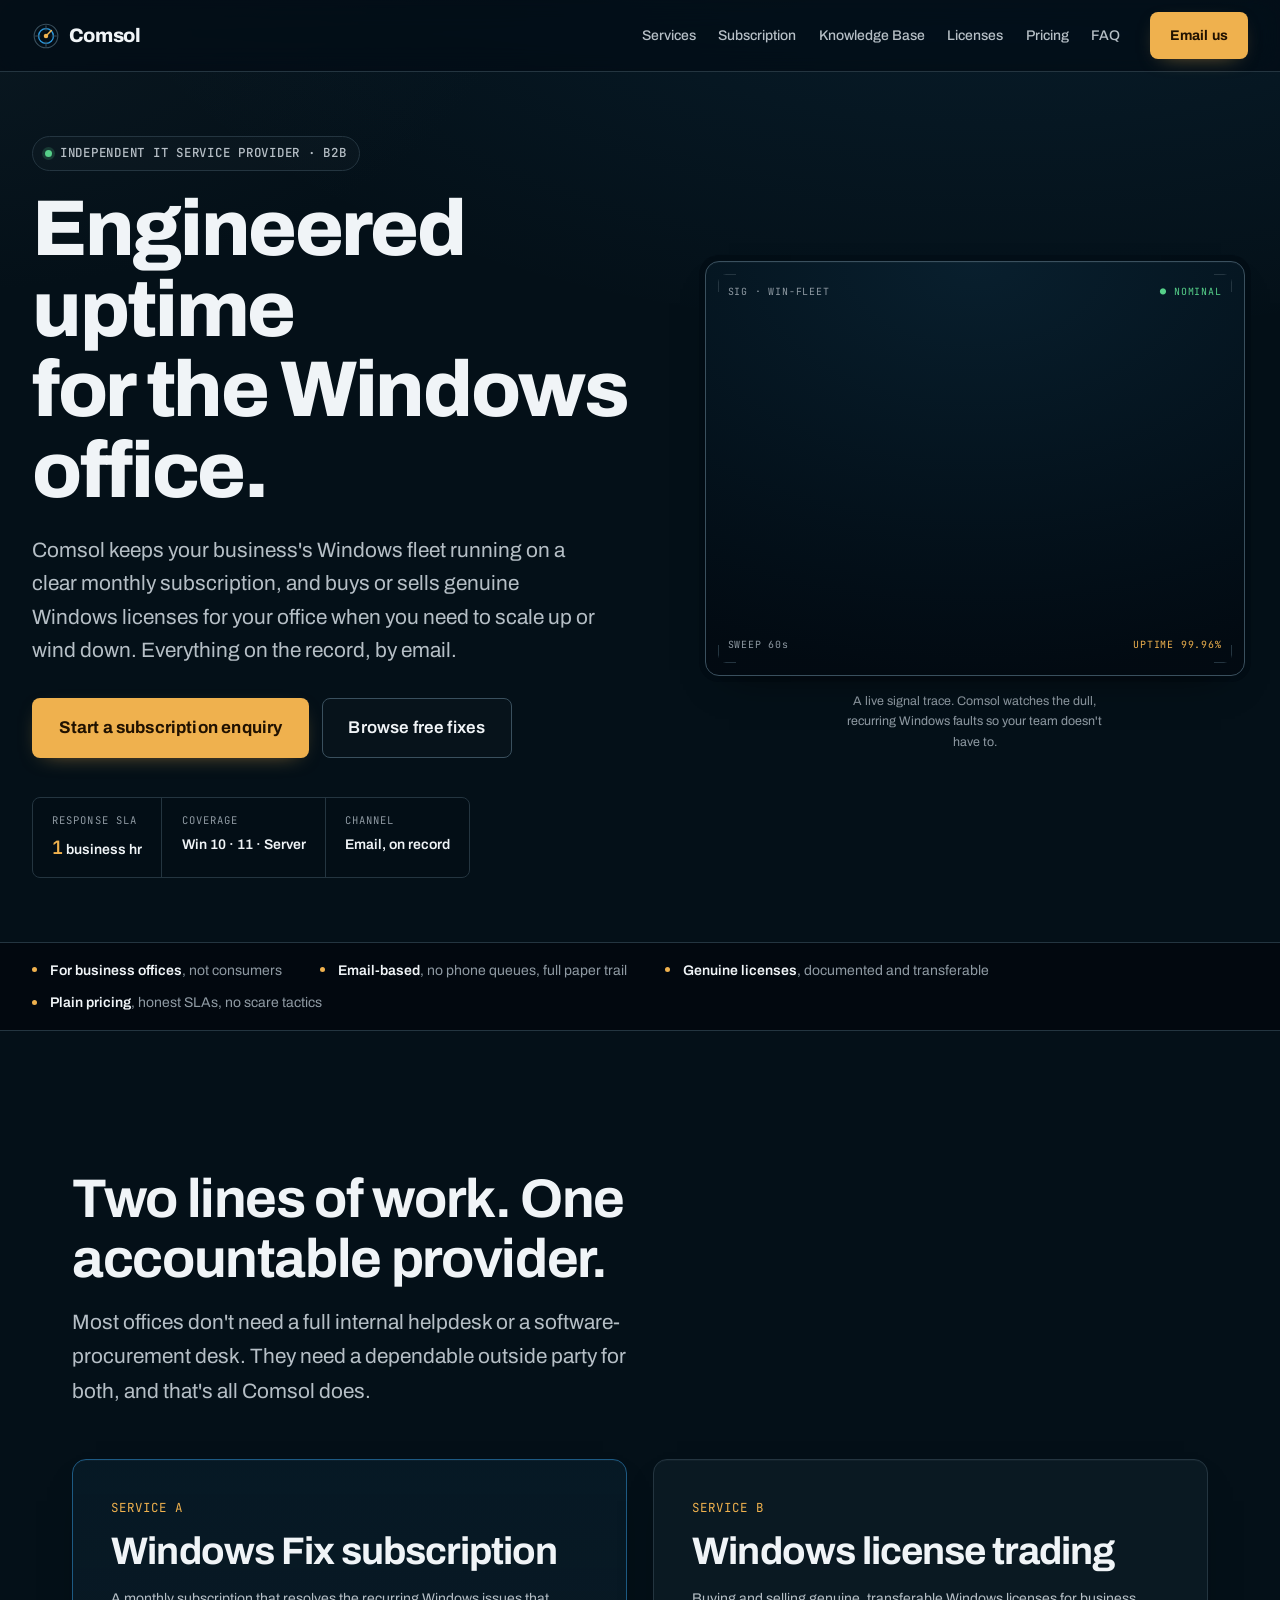
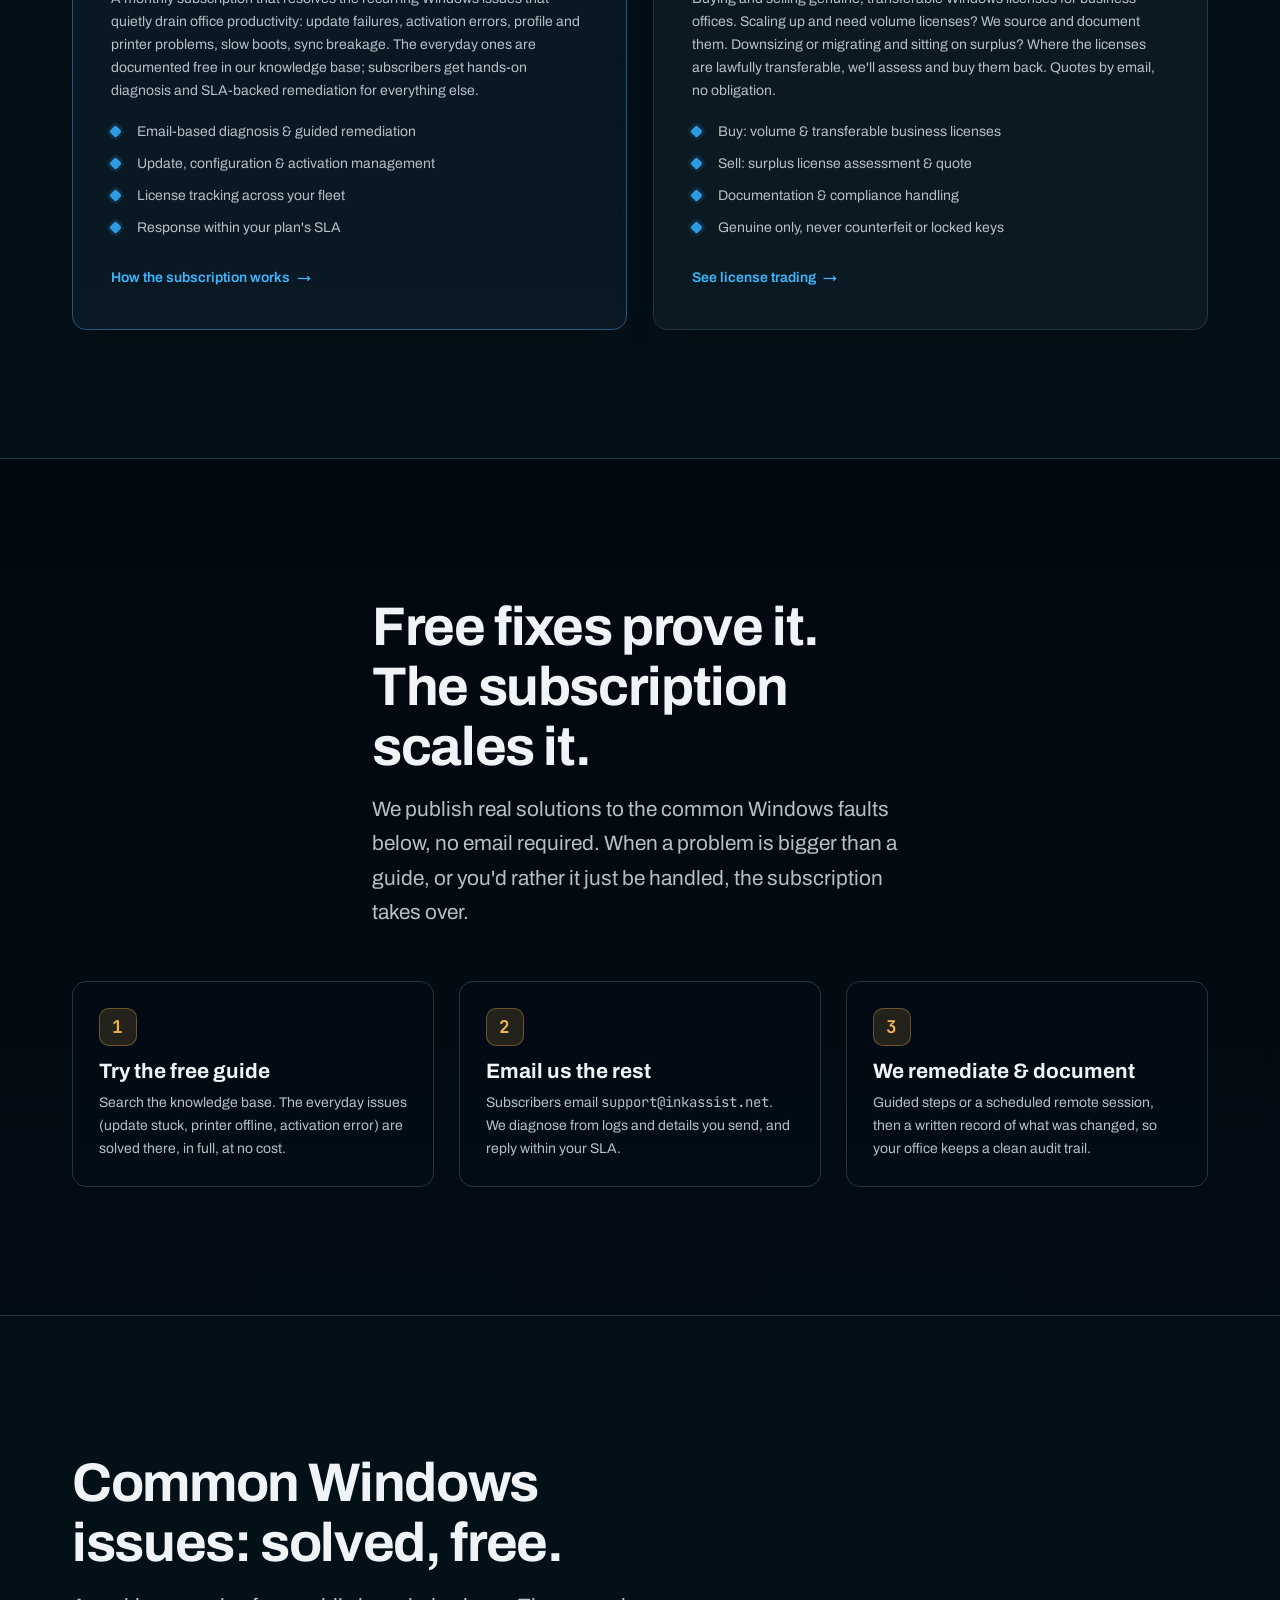
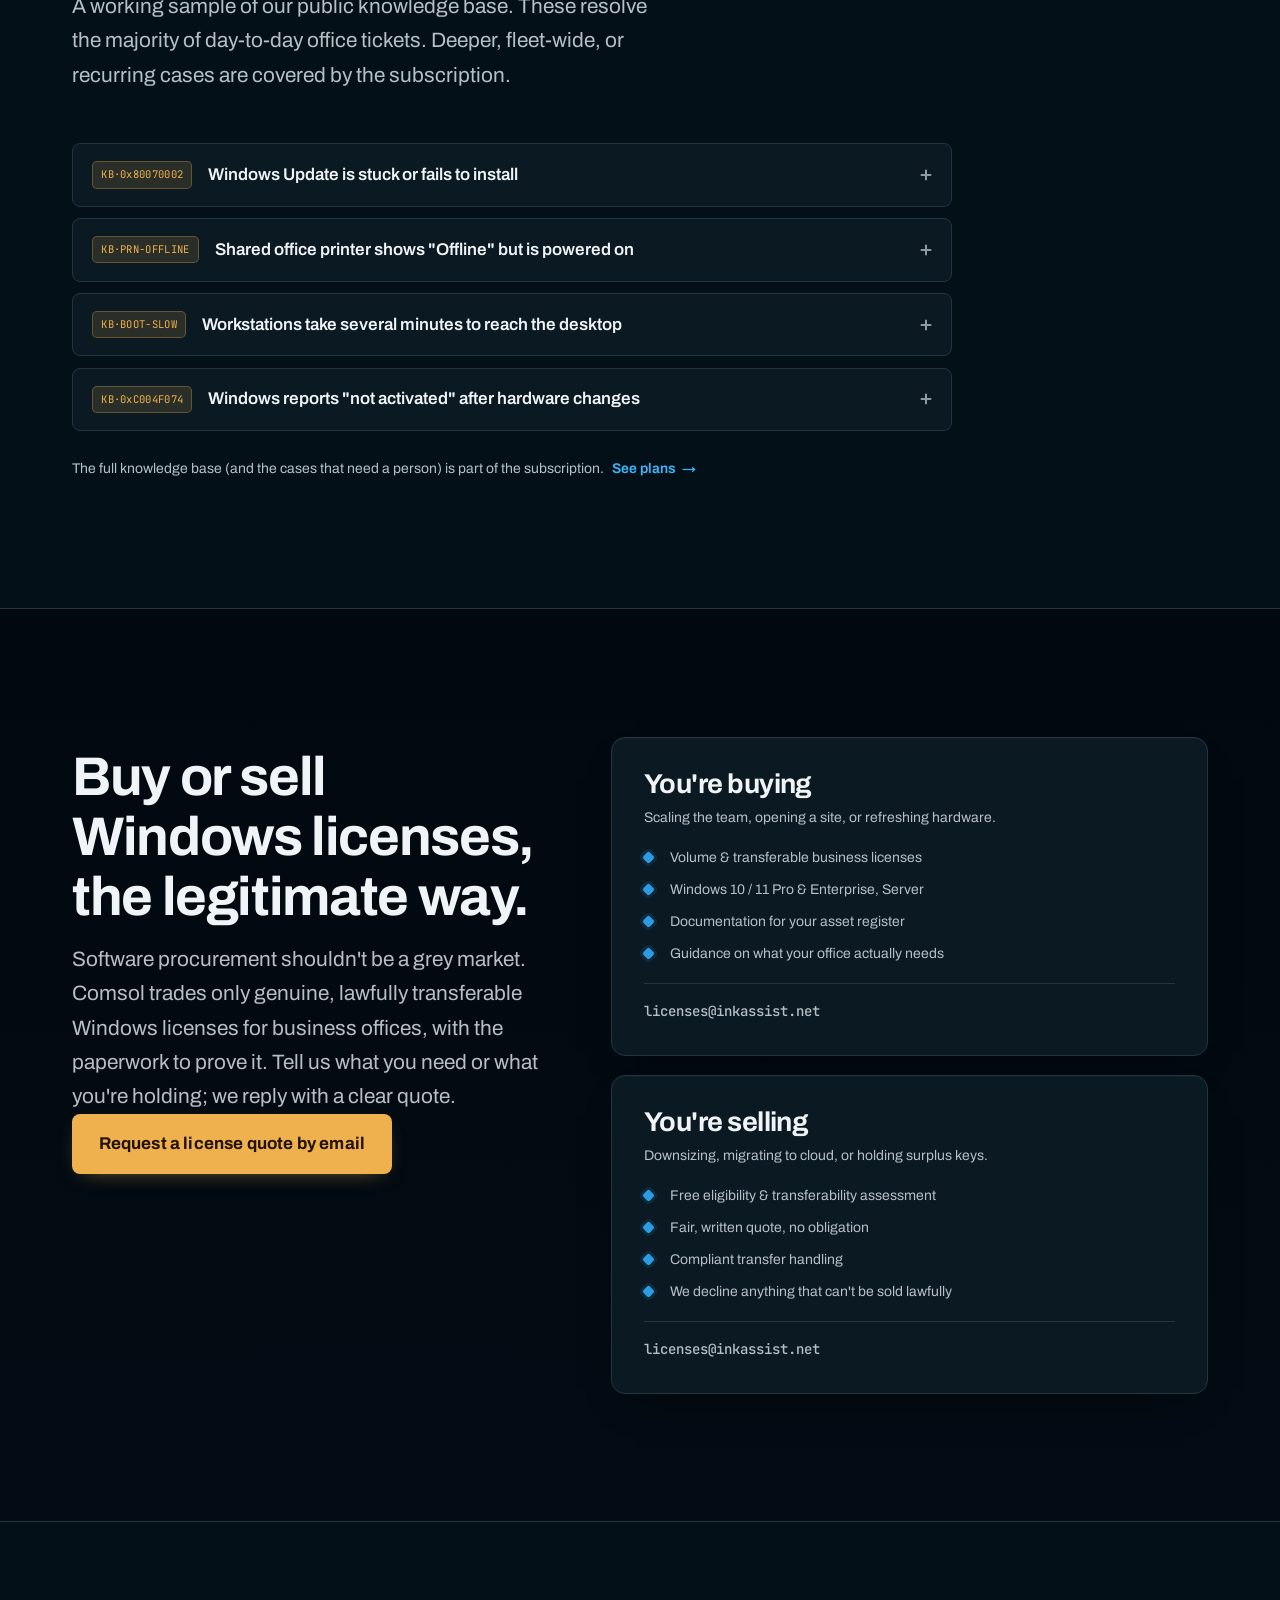
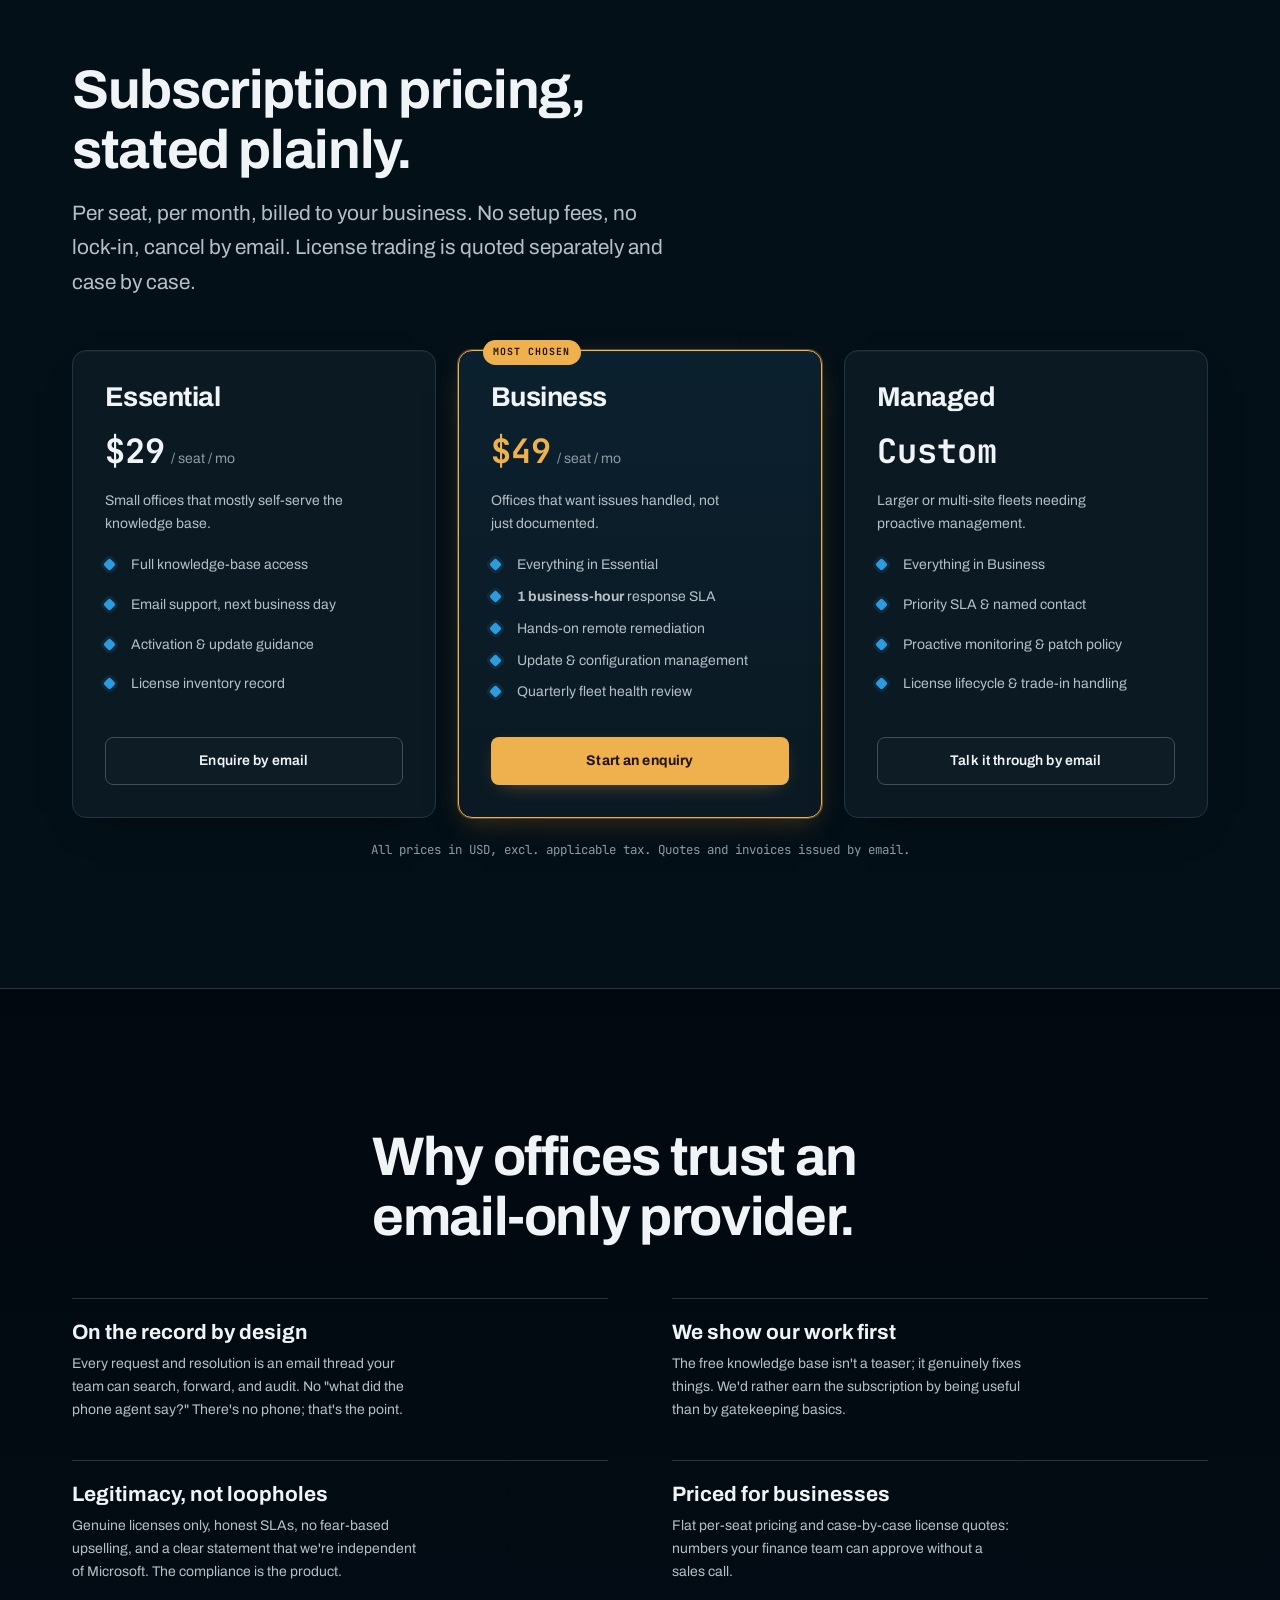
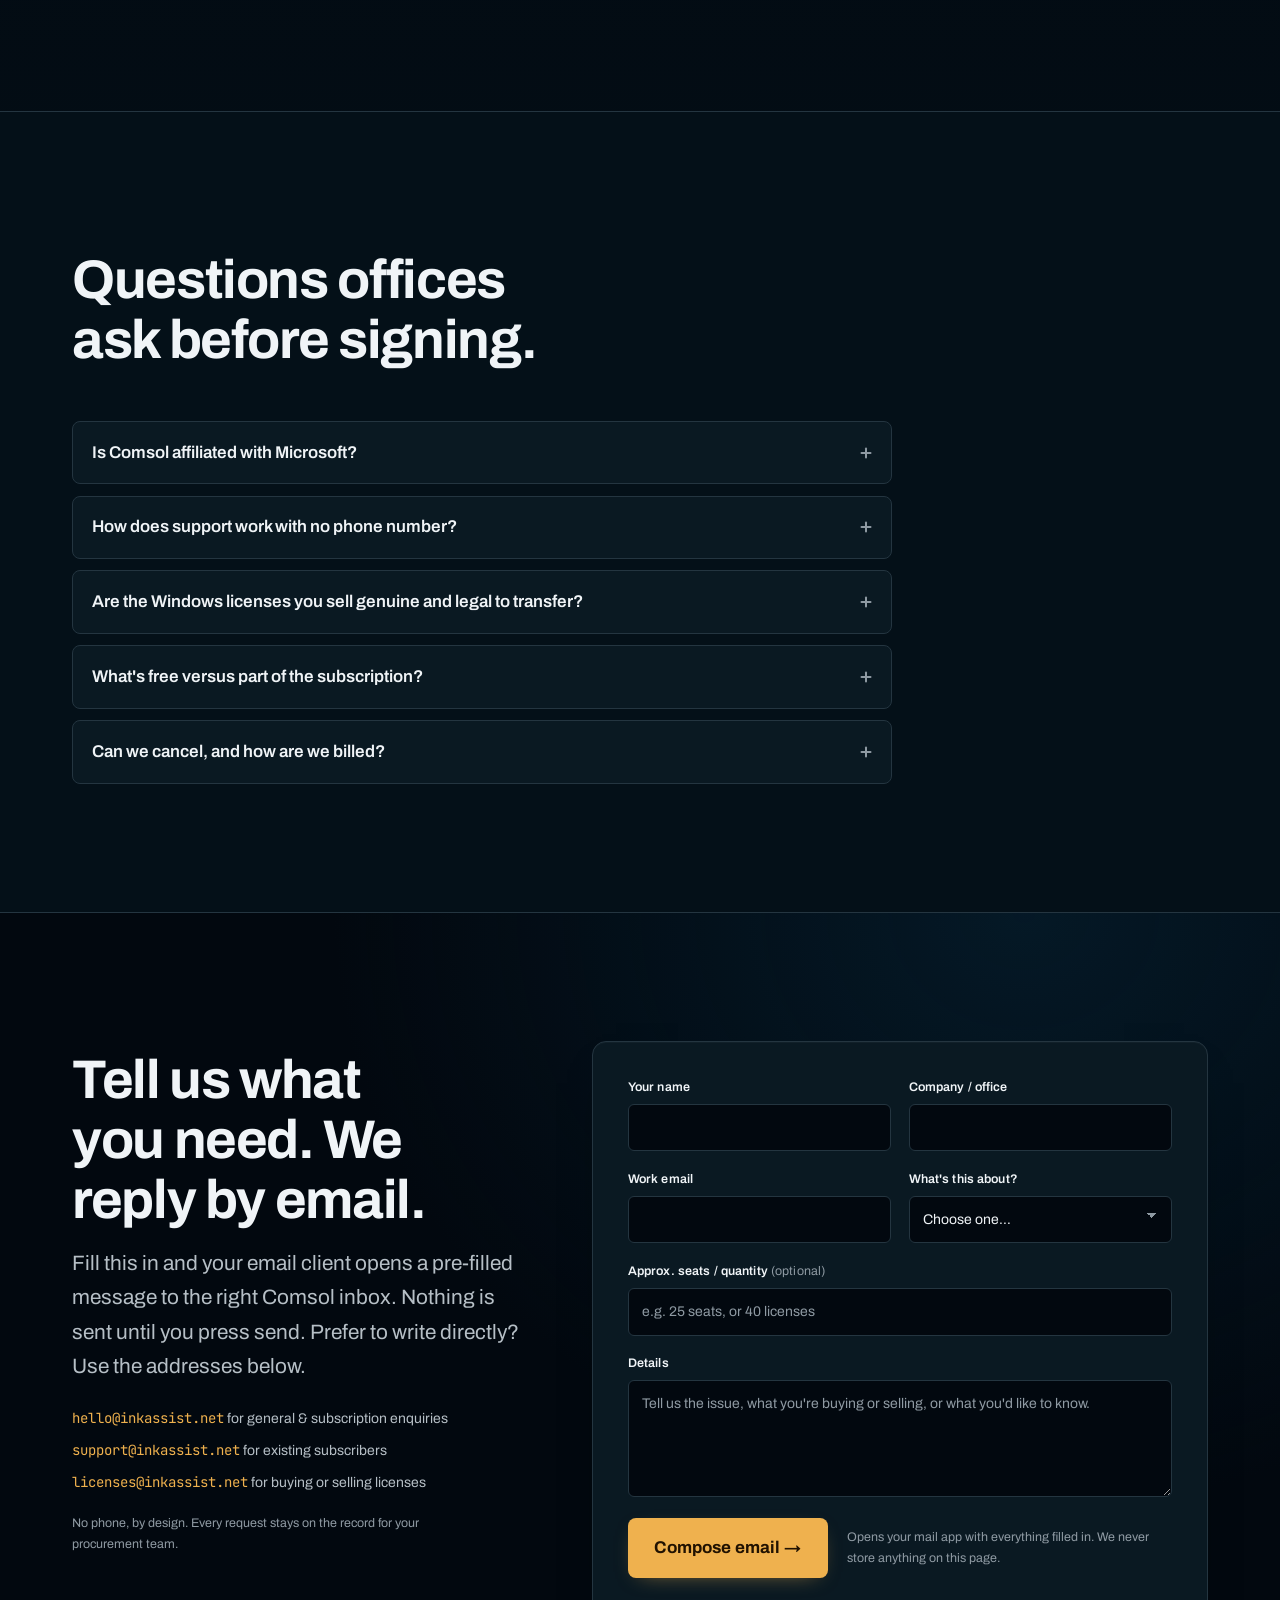
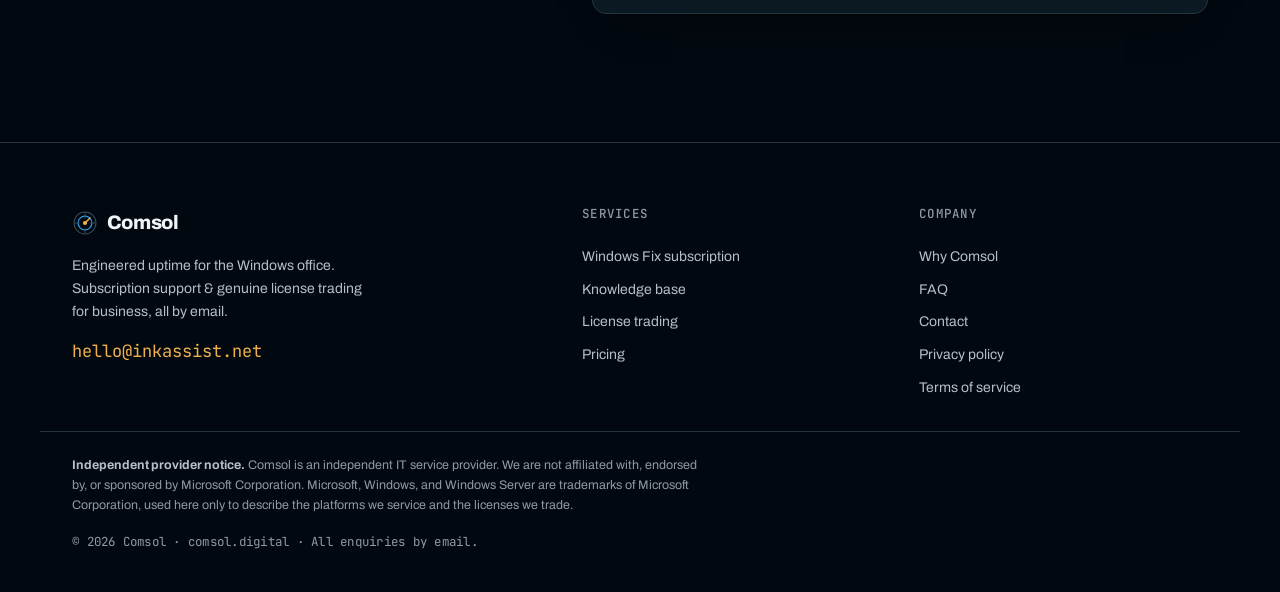
<file: index.html>
<!DOCTYPE html>
<html lang="en">
<head>
  <meta charset="UTF-8" />
  <meta name="viewport" content="width=device-width, initial-scale=1.0" />
  <meta name="theme-color" content="#0c1420" />
  <script>document.documentElement.classList.add('js');</script>

  <title>Comsol — Windows Support Subscription &amp; Business License Trading</title>
  <meta name="description" content="Comsol is an independent B2B IT provider: a subscription that keeps your office's Windows running, plus genuine Windows license buying and selling for businesses. Email-based support, clear SLAs. Not affiliated with Microsoft." />
  <link rel="canonical" href="https://comsol.digital/" />
  <meta name="robots" content="index, follow, max-image-preview:large" />

  <!-- Open Graph -->
  <meta property="og:type" content="website" />
  <meta property="og:site_name" content="Comsol" />
  <meta property="og:title" content="Comsol — Windows Support Subscription & Business License Trading" />
  <meta property="og:description" content="An independent B2B IT provider. A subscription that keeps your office's Windows running, plus genuine Windows license buying and selling for businesses. Email-based, clear SLAs." />
  <meta property="og:url" content="https://comsol.digital/" />
  <meta property="og:image" content="https://comsol.digital/og-image.png" />
  <meta property="og:image:width" content="1200" />
  <meta property="og:image:height" content="630" />
  <meta property="og:locale" content="en" />

  <!-- Twitter -->
  <meta name="twitter:card" content="summary_large_image" />
  <meta name="twitter:title" content="Comsol — Windows Support Subscription & Business License Trading" />
  <meta name="twitter:description" content="Independent B2B IT provider. Subscription Windows support + genuine business license trading. Email-based, clear SLAs." />
  <meta name="twitter:image" content="https://comsol.digital/og-image.png" />

  <link rel="icon" href="favicon.svg" type="image/svg+xml" />
  <link rel="apple-touch-icon" href="favicon.svg" />

  <!-- Fonts -->
  <link rel="preconnect" href="https://fonts.googleapis.com" />
  <link rel="preconnect" href="https://fonts.gstatic.com" crossorigin />
  <link rel="preload" as="style" href="https://fonts.googleapis.com/css2?family=Archivo:wght@400;500;600;700&family=Archivo+Expanded:wght@600;700;800&family=JetBrains+Mono:wght@400;500;700&display=swap" />
  <link rel="stylesheet" href="https://fonts.googleapis.com/css2?family=Archivo:wght@400;500;600;700&family=Archivo+Expanded:wght@600;700;800&family=JetBrains+Mono:wght@400;500;700&display=swap" />

  <link rel="stylesheet" href="styles.css" />

  <!-- Structured data -->
  <script type="application/ld+json">
  {
    "@context": "https://schema.org",
    "@graph": [
      {
        "@type": "Organization",
        "@id": "https://comsol.digital/#org",
        "name": "Comsol",
        "url": "https://comsol.digital/",
        "logo": "https://comsol.digital/favicon.svg",
        "description": "Independent B2B IT service provider offering subscription-based Windows support and genuine Windows license trading for business offices.",
        "email": "hello@inkassist.net",
        "slogan": "Engineered uptime for the Windows office.",
        "contactPoint": [{
          "@type": "ContactPoint",
          "contactType": "customer service",
          "email": "hello@inkassist.net",
          "availableLanguage": ["English"],
          "areaServed": "Worldwide"
        }],
        "disambiguatingDescription": "Comsol is an independent provider and is not affiliated with, endorsed by, or sponsored by Microsoft Corporation. Windows is a trademark of Microsoft Corporation."
      },
      {
        "@type": "WebSite",
        "@id": "https://comsol.digital/#website",
        "url": "https://comsol.digital/",
        "name": "Comsol",
        "publisher": { "@id": "https://comsol.digital/#org" },
        "inLanguage": "en"
      },
      {
        "@type": "Service",
        "name": "Windows Fix Subscription",
        "serviceType": "Managed Windows support and remediation",
        "provider": { "@id": "https://comsol.digital/#org" },
        "areaServed": "Worldwide",
        "audience": { "@type": "BusinessAudience", "audienceType": "Business offices" },
        "description": "A subscription that resolves recurring Windows issues for business offices over email, with documented common-issue guides included free and hands-on, SLA-backed remediation for subscribers.",
        "offers": {
          "@type": "Offer",
          "priceCurrency": "USD",
          "priceSpecification": {
            "@type": "PriceSpecification",
            "price": "49.00",
            "priceCurrency": "USD",
            "unitText": "per seat / month"
          },
          "availability": "https://schema.org/InStock"
        }
      },
      {
        "@type": "Service",
        "name": "Windows License Trading",
        "serviceType": "Software license procurement and resale",
        "provider": { "@id": "https://comsol.digital/#org" },
        "areaServed": "Worldwide",
        "audience": { "@type": "BusinessAudience", "audienceType": "Business offices" },
        "description": "Buying and selling genuine, transferable Windows licenses for business offices, with documentation and compliance handling. Quotes provided by email."
      },
      {
        "@type": "FAQPage",
        "@id": "https://comsol.digital/#faq",
        "mainEntity": [
          {
            "@type": "Question",
            "name": "Is Comsol affiliated with Microsoft?",
            "acceptedAnswer": { "@type": "Answer", "text": "No. Comsol is an independent IT service provider. We are not affiliated with, endorsed by, or sponsored by Microsoft Corporation. Windows and Microsoft are trademarks of Microsoft Corporation, referenced only to describe the platform we service." }
          },
          {
            "@type": "Question",
            "name": "How does support work if there is no phone number?",
            "acceptedAnswer": { "@type": "Answer", "text": "All support and enquiries are handled by email. For business procurement, an email thread is on the record, traceable, and easy to share internally. Subscribers email support@inkassist.net and receive a response within their plan's SLA, one business hour on Business and Managed plans." }
          },
          {
            "@type": "Question",
            "name": "Are the Windows licenses you sell genuine?",
            "acceptedAnswer": { "@type": "Answer", "text": "Yes. We trade genuine, transferable Windows licenses for business use and supply the corresponding documentation. We do not deal in counterfeit, consumer-OEM-locked, or non-transferable keys. If a license cannot be lawfully transferred to your business, we will tell you." }
          },
          {
            "@type": "Question",
            "name": "What's included free versus behind the subscription?",
            "acceptedAnswer": { "@type": "Answer", "text": "Our common-issue knowledge base is free and public, and resolves the everyday Windows problems most offices hit. The subscription adds hands-on diagnosis, remote remediation, configuration and update management, license tracking, and SLA-backed response for issues the guides don't cover." }
          },
          {
            "@type": "Question",
            "name": "Can Comsol buy our surplus Windows licenses?",
            "acceptedAnswer": { "@type": "Answer", "text": "Where the licenses are genuine and lawfully transferable, yes. Email licenses@inkassist.net with the license type and quantity and we will assess eligibility and send a quote." }
          }
        ]
      }
    ]
  }
  </script>
</head>

<body>
  <a class="skip-link" href="#main">Skip to content</a>

  <!-- ===================== NAV ===================== -->
  <header class="nav" id="top" data-nav>
    <div class="nav__inner">
      <a class="brand" href="#top" aria-label="Comsol home">
        <svg class="brand__mark" viewBox="0 0 32 32" width="28" height="28" aria-hidden="true" focusable="false">
          <circle cx="16" cy="16" r="13.5" fill="none" stroke="var(--line-strong)" stroke-width="1.25"/>
          <circle cx="16" cy="16" r="8.5" fill="none" stroke="var(--primary)" stroke-width="1.5"/>
          <path d="M16 4.2 V9 M16 23 V27.8 M4.2 16 H9 M23 16 H27.8" stroke="var(--line-strong)" stroke-width="1.25" stroke-linecap="round"/>
          <circle cx="16" cy="16" r="2.6" fill="var(--accent)"/>
          <path d="M16 16 L22.2 9.8" stroke="var(--accent)" stroke-width="1.75" stroke-linecap="round"/>
        </svg>
        <span class="brand__word">Comsol</span>
      </a>

      <nav class="nav__links" aria-label="Primary">
        <a href="#services">Services</a>
        <a href="#fix">Subscription</a>
        <a href="#docs">Knowledge&nbsp;Base</a>
        <a href="#licenses">Licenses</a>
        <a href="#pricing">Pricing</a>
        <a href="#faq">FAQ</a>
      </nav>

      <a class="btn btn--accent nav__cta" href="#contact">Email&nbsp;us</a>

      <button class="nav__toggle" type="button" aria-expanded="false" aria-controls="mobile-menu" aria-label="Open menu" data-nav-toggle>
        <span></span><span></span><span></span>
      </button>
    </div>

    <div class="nav__mobile" id="mobile-menu" data-nav-mobile hidden>
      <a href="#services">Services</a>
      <a href="#fix">Subscription</a>
      <a href="#docs">Knowledge Base</a>
      <a href="#licenses">Licenses</a>
      <a href="#pricing">Pricing</a>
      <a href="#faq">FAQ</a>
      <a class="btn btn--accent" href="#contact">Email us</a>
    </div>
  </header>

  <main id="main">

    <!-- ===================== HERO ===================== -->
    <section class="hero" aria-labelledby="hero-h">
      <div class="hero__grid">
        <div class="hero__copy">
          <p class="kicker" data-reveal><span class="kicker__dot" aria-hidden="true"></span> Independent IT service provider · B2B</p>
          <h1 class="hero__title" id="hero-h" data-reveal>
            Engineered uptime<br />for the Windows office.
          </h1>
          <p class="hero__lede" data-reveal>
            Comsol keeps your business's Windows fleet running on a clear monthly
            subscription, and buys or sells genuine Windows licenses for your
            office when you need to scale up or wind down. Everything on the
            record, by email.
          </p>

          <div class="hero__cta" data-reveal>
            <a class="btn btn--accent btn--lg" href="#contact">Start a subscription enquiry</a>
            <a class="btn btn--ghost btn--lg" href="#docs">Browse free fixes</a>
          </div>

          <dl class="readout" data-reveal aria-label="Service facts">
            <div class="readout__cell">
              <dt>Response SLA</dt>
              <dd><span class="readout__val">1</span> business&nbsp;hr</dd>
            </div>
            <div class="readout__cell">
              <dt>Coverage</dt>
              <dd>Win 10 · 11 · Server</dd>
            </div>
            <div class="readout__cell">
              <dt>Channel</dt>
              <dd>Email, on record</dd>
            </div>
          </dl>
        </div>

        <div class="hero__instrument" data-reveal>
          <div class="instrument" aria-hidden="true">
            <div class="instrument__bezel">
              <canvas class="instrument__canvas" data-instrument width="520" height="420"></canvas>
              <div class="instrument__overlay">
                <span class="instrument__label instrument__label--tl">SIG · WIN-FLEET</span>
                <span class="instrument__label instrument__label--tr" data-instrument-status>● NOMINAL</span>
                <span class="instrument__label instrument__label--bl">SWEEP 60s</span>
                <span class="instrument__label instrument__label--br" data-instrument-uptime>UPTIME 99.96%</span>
              </div>
            </div>
          </div>
          <p class="instrument__caption">A live signal trace. Comsol watches the dull, recurring Windows faults so your team doesn't have to.</p>
        </div>
      </div>
    </section>

    <!-- ===================== TRUST STRIP ===================== -->
    <section class="strip" aria-label="What Comsol is">
      <ul class="strip__list">
        <li><strong>For business offices</strong>, not consumers</li>
        <li><strong>Email-based</strong>, no phone queues, full paper trail</li>
        <li><strong>Genuine licenses</strong>, documented and transferable</li>
        <li><strong>Plain pricing</strong>, honest SLAs, no scare tactics</li>
      </ul>
    </section>

    <!-- ===================== SERVICES ===================== -->
    <section class="section" id="services" aria-labelledby="services-h">
      <div class="section__head">
        <h2 class="section__title" id="services-h" data-reveal>Two lines of work. One accountable provider.</h2>
        <p class="section__intro" data-reveal>
          Most offices don't need a full internal helpdesk or a software-procurement
          desk. They need a dependable outside party for both, and that's all Comsol does.
        </p>
      </div>

      <div class="services">
        <article class="panel panel--primary" data-reveal>
          <p class="panel__tag">Service A</p>
          <h3 class="panel__title">Windows&nbsp;Fix subscription</h3>
          <p class="panel__body">
            A monthly subscription that resolves the recurring Windows issues that
            quietly drain office productivity: update failures, activation errors,
            profile and printer problems, slow boots, sync breakage. The everyday
            ones are documented free in our knowledge base; subscribers get hands-on
            diagnosis and SLA-backed remediation for everything else.
          </p>
          <ul class="ticklist">
            <li>Email-based diagnosis &amp; guided remediation</li>
            <li>Update, configuration &amp; activation management</li>
            <li>License tracking across your fleet</li>
            <li>Response within your plan's SLA</li>
          </ul>
          <a class="link-arrow" href="#fix">How the subscription works <span aria-hidden="true">→</span></a>
        </article>

        <article class="panel" data-reveal>
          <p class="panel__tag">Service B</p>
          <h3 class="panel__title">Windows license trading</h3>
          <p class="panel__body">
            Buying and selling genuine, transferable Windows licenses for business
            offices. Scaling up and need volume licenses? We source and document them.
            Downsizing or migrating and sitting on surplus? Where the licenses are
            lawfully transferable, we'll assess and buy them back. Quotes by email,
            no obligation.
          </p>
          <ul class="ticklist">
            <li>Buy: volume &amp; transferable business licenses</li>
            <li>Sell: surplus license assessment &amp; quote</li>
            <li>Documentation &amp; compliance handling</li>
            <li>Genuine only, never counterfeit or locked keys</li>
          </ul>
          <a class="link-arrow" href="#licenses">See license trading <span aria-hidden="true">→</span></a>
        </article>
      </div>
    </section>

    <!-- ===================== FIX SUBSCRIPTION / HOW IT WORKS ===================== -->
    <section class="section section--inset" id="fix" aria-labelledby="fix-h">
      <div class="section__head">
        <h2 class="section__title" id="fix-h" data-reveal>Free fixes prove it. The subscription scales it.</h2>
        <p class="section__intro" data-reveal>
          We publish real solutions to the common Windows faults below, no email
          required. When a problem is bigger than a guide, or you'd rather it just
          be handled, the subscription takes over.
        </p>
      </div>

      <ol class="steps">
        <li class="step" data-reveal>
          <span class="step__num">1</span>
          <h3 class="step__title">Try the free guide</h3>
          <p>Search the knowledge base. The everyday issues (update stuck, printer offline, activation error) are solved there, in full, at no cost.</p>
        </li>
        <li class="step" data-reveal>
          <span class="step__num">2</span>
          <h3 class="step__title">Email us the rest</h3>
          <p>Subscribers email <span class="mono">support@inkassist.net</span>. We diagnose from logs and details you send, and reply within your SLA.</p>
        </li>
        <li class="step" data-reveal>
          <span class="step__num">3</span>
          <h3 class="step__title">We remediate &amp; document</h3>
          <p>Guided steps or a scheduled remote session, then a written record of what was changed, so your office keeps a clean audit trail.</p>
        </li>
      </ol>
    </section>

    <!-- ===================== KNOWLEDGE BASE ===================== -->
    <section class="section" id="docs" aria-labelledby="docs-h">
      <div class="section__head">
        <h2 class="section__title" id="docs-h" data-reveal>Common Windows issues: solved, free.</h2>
        <p class="section__intro" data-reveal>
          A working sample of our public knowledge base. These resolve the majority
          of day-to-day office tickets. Deeper, fleet-wide, or recurring cases are
          covered by the subscription.
        </p>
      </div>

      <div class="kb" data-kb>
        <article class="kb__item" data-kb-item>
          <button class="kb__head" type="button" aria-expanded="false">
            <span class="kb__code mono">KB&middot;0x80070002</span>
            <span class="kb__q">Windows Update is stuck or fails to install</span>
            <span class="kb__chev" aria-hidden="true"></span>
          </button>
          <div class="kb__body" role="region">
            <div class="kb__inner">
              <p>The most common cause is a corrupted update cache. Resolve it without third-party tools:</p>
              <ol>
                <li>Open <span class="mono">Settings → Windows Update → Pause updates</span> for 1 week, then resume; this often clears a wedged queue.</li>
                <li>If it persists, run <span class="mono">net stop wuauserv</span> and <span class="mono">net stop bits</span> in an elevated terminal, rename <span class="mono">C:\Windows\SoftwareDistribution</span> to <span class="mono">SoftwareDistribution.old</span>, then restart both services.</li>
                <li>Run <span class="mono">sfc /scannow</span> followed by <span class="mono">DISM /Online /Cleanup-Image /RestoreHealth</span> to repair system files.</li>
              </ol>
              <p class="kb__note">Fleet-wide on a managed network? <a href="#contact">Subscribers</a> get a scripted rollout and WSUS/Intune review instead of per-machine fixes.</p>
            </div>
          </div>
        </article>

        <article class="kb__item" data-kb-item>
          <button class="kb__head" type="button" aria-expanded="false">
            <span class="kb__code mono">KB&middot;PRN-OFFLINE</span>
            <span class="kb__q">Shared office printer shows "Offline" but is powered on</span>
            <span class="kb__chev" aria-hidden="true"></span>
          </button>
          <div class="kb__body" role="region">
            <div class="kb__inner">
              <ol>
                <li>Open <span class="mono">Settings → Bluetooth &amp; devices → Printers &amp; scanners</span>, select the printer, and clear <em>Use Printer Offline</em> if it's ticked.</li>
                <li>Restart the Print Spooler: <span class="mono">net stop spooler</span> then <span class="mono">net start spooler</span> in an elevated terminal.</li>
                <li>Confirm the printer's IP hasn't changed (DHCP lease). Re-add it by IP and set a DHCP reservation on the router to stop it recurring.</li>
              </ol>
              <p class="kb__note">Whole office hitting this after every reboot? It's usually a DHCP or print-server config, so <a href="#contact">we fix the root cause</a> under a subscription.</p>
            </div>
          </div>
        </article>

        <article class="kb__item" data-kb-item>
          <button class="kb__head" type="button" aria-expanded="false">
            <span class="kb__code mono">KB&middot;BOOT-SLOW</span>
            <span class="kb__q">Workstations take several minutes to reach the desktop</span>
            <span class="kb__chev" aria-hidden="true"></span>
          </button>
          <div class="kb__body" role="region">
            <div class="kb__inner">
              <ol>
                <li>Open <span class="mono">Task Manager → Startup apps</span> and disable anything non-essential (updaters, vendor trays, chat clients set to auto-launch).</li>
                <li>Check <span class="mono">Settings → System → Storage</span>; a drive over ~90% full slows boot and paging dramatically.</li>
                <li>On older fleets, confirm the OS is on an SSD; a single HDD-to-SSD swap is usually the largest single gain.</li>
              </ol>
              <p class="kb__note">For a fleet baseline (boot times, startup policy, image cleanup) across many machines, that's a subscription engagement.</p>
            </div>
          </div>
        </article>

        <article class="kb__item" data-kb-item>
          <button class="kb__head" type="button" aria-expanded="false">
            <span class="kb__code mono">KB&middot;0xC004F074</span>
            <span class="kb__q">Windows reports "not activated" after hardware changes</span>
            <span class="kb__chev" aria-hidden="true"></span>
          </button>
          <div class="kb__body" role="region">
            <div class="kb__inner">
              <ol>
                <li>If the device used a digital license, run <span class="mono">Settings → System → Activation → Troubleshoot</span>; the activation troubleshooter can re-bind after a motherboard or major-component change.</li>
                <li>For volume-licensed offices, confirm the KMS host is reachable and the client is using the correct GVLK.</li>
                <li>Never enter a key from an untrusted "activation" tool; that's how offices end up on non-genuine builds.</li>
              </ol>
              <p class="kb__note">Managing activation across many seats, or unsure a key is genuine? That overlaps our <a href="#licenses">license trading</a> and subscription work.</p>
            </div>
          </div>
        </article>
      </div>

      <p class="kb__more" data-reveal>
        The full knowledge base (and the cases that need a person) is part of the
        subscription. <a class="link-arrow" href="#pricing">See plans <span aria-hidden="true">→</span></a>
      </p>
    </section>

    <!-- ===================== LICENSES ===================== -->
    <section class="section section--inset" id="licenses" aria-labelledby="lic-h">
      <div class="lic">
        <div class="lic__copy">
          <h2 class="section__title" id="lic-h" data-reveal>Buy or sell Windows licenses, the legitimate way.</h2>
          <p class="section__intro" data-reveal>
            Software procurement shouldn't be a grey market. Comsol trades only
            genuine, lawfully transferable Windows licenses for business offices,
            with the paperwork to prove it. Tell us what you need or what you're
            holding; we reply with a clear quote.
          </p>
          <a class="btn btn--accent btn--lg" href="#contact" data-reveal>Request a license quote by email</a>
        </div>

        <div class="lic__cards">
          <article class="licecard" data-reveal>
            <h3>You're buying</h3>
            <p>Scaling the team, opening a site, or refreshing hardware.</p>
            <ul class="ticklist">
              <li>Volume &amp; transferable business licenses</li>
              <li>Windows 10 / 11 Pro &amp; Enterprise, Server</li>
              <li>Documentation for your asset register</li>
              <li>Guidance on what your office actually needs</li>
            </ul>
            <p class="licecard__cta mono">licenses@inkassist.net</p>
          </article>

          <article class="licecard" data-reveal>
            <h3>You're selling</h3>
            <p>Downsizing, migrating to cloud, or holding surplus keys.</p>
            <ul class="ticklist">
              <li>Free eligibility &amp; transferability assessment</li>
              <li>Fair, written quote, no obligation</li>
              <li>Compliant transfer handling</li>
              <li>We decline anything that can't be sold lawfully</li>
            </ul>
            <p class="licecard__cta mono">licenses@inkassist.net</p>
          </article>
        </div>
      </div>
    </section>

    <!-- ===================== PRICING ===================== -->
    <section class="section" id="pricing" aria-labelledby="price-h">
      <div class="section__head">
        <h2 class="section__title" id="price-h" data-reveal>Subscription pricing, stated plainly.</h2>
        <p class="section__intro" data-reveal>
          Per seat, per month, billed to your business. No setup fees, no lock-in,
          cancel by email. License trading is quoted separately and case by case.
        </p>
      </div>

      <div class="tiers">
        <article class="tier" data-reveal>
          <h3 class="tier__name">Essential</h3>
          <p class="tier__price"><span class="tier__amt mono">$29</span> <span class="tier__unit">/ seat / mo</span></p>
          <p class="tier__for">Small offices that mostly self-serve the knowledge base.</p>
          <ul class="ticklist">
            <li>Full knowledge-base access</li>
            <li>Email support, next business day</li>
            <li>Activation &amp; update guidance</li>
            <li>License inventory record</li>
          </ul>
          <a class="btn btn--ghost tier__cta" href="#contact">Enquire by email</a>
        </article>

        <article class="tier tier--featured" data-reveal>
          <p class="tier__badge mono">Most chosen</p>
          <h3 class="tier__name">Business</h3>
          <p class="tier__price"><span class="tier__amt mono">$49</span> <span class="tier__unit">/ seat / mo</span></p>
          <p class="tier__for">Offices that want issues handled, not just documented.</p>
          <ul class="ticklist">
            <li>Everything in Essential</li>
            <li><strong>1 business-hour</strong> response SLA</li>
            <li>Hands-on remote remediation</li>
            <li>Update &amp; configuration management</li>
            <li>Quarterly fleet health review</li>
          </ul>
          <a class="btn btn--accent tier__cta" href="#contact">Start an enquiry</a>
        </article>

        <article class="tier" data-reveal>
          <h3 class="tier__name">Managed</h3>
          <p class="tier__price"><span class="tier__amt mono">Custom</span></p>
          <p class="tier__for">Larger or multi-site fleets needing proactive management.</p>
          <ul class="ticklist">
            <li>Everything in Business</li>
            <li>Priority SLA &amp; named contact</li>
            <li>Proactive monitoring &amp; patch policy</li>
            <li>License lifecycle &amp; trade-in handling</li>
          </ul>
          <a class="btn btn--ghost tier__cta" href="#contact">Talk it through by email</a>
        </article>
      </div>
      <p class="tiers__foot mono" data-reveal>All prices in USD, excl. applicable tax. Quotes and invoices issued by email.</p>
    </section>

    <!-- ===================== WHY ===================== -->
    <section class="section section--inset" id="why" aria-labelledby="why-h">
      <div class="section__head">
        <h2 class="section__title" id="why-h" data-reveal>Why offices trust an email-only provider.</h2>
      </div>
      <div class="why">
        <div class="why__item" data-reveal>
          <h3>On the record by design</h3>
          <p>Every request and resolution is an email thread your team can search, forward, and audit. No "what did the phone agent say?" There's no phone; that's the point.</p>
        </div>
        <div class="why__item" data-reveal>
          <h3>We show our work first</h3>
          <p>The free knowledge base isn't a teaser; it genuinely fixes things. We'd rather earn the subscription by being useful than by gatekeeping basics.</p>
        </div>
        <div class="why__item" data-reveal>
          <h3>Legitimacy, not loopholes</h3>
          <p>Genuine licenses only, honest SLAs, no fear-based upselling, and a clear statement that we're independent of Microsoft. The compliance is the product.</p>
        </div>
        <div class="why__item" data-reveal>
          <h3>Priced for businesses</h3>
          <p>Flat per-seat pricing and case-by-case license quotes: numbers your finance team can approve without a sales call.</p>
        </div>
      </div>
    </section>

    <!-- ===================== FAQ ===================== -->
    <section class="section" id="faq" aria-labelledby="faq-h">
      <div class="section__head">
        <h2 class="section__title" id="faq-h" data-reveal>Questions offices ask before signing.</h2>
      </div>

      <div class="kb kb--faq" data-kb>
        <article class="kb__item" data-kb-item>
          <button class="kb__head" type="button" aria-expanded="false">
            <span class="kb__q">Is Comsol affiliated with Microsoft?</span>
            <span class="kb__chev" aria-hidden="true"></span>
          </button>
          <div class="kb__body" role="region"><div class="kb__inner">
            <p>No. Comsol is an independent IT service provider. We are <strong>not affiliated with, endorsed by, or sponsored by Microsoft Corporation</strong>. "Windows" and "Microsoft" are trademarks of Microsoft Corporation, referenced here only to describe the platform we service.</p>
          </div></div>
        </article>

        <article class="kb__item" data-kb-item>
          <button class="kb__head" type="button" aria-expanded="false">
            <span class="kb__q">How does support work with no phone number?</span>
            <span class="kb__chev" aria-hidden="true"></span>
          </button>
          <div class="kb__body" role="region"><div class="kb__inner">
            <p>Entirely by email. For business procurement an email thread is on the record, traceable, and easy to share internally. Subscribers email <span class="mono">support@inkassist.net</span> and get a reply within their plan's SLA, one business hour on Business and Managed.</p>
          </div></div>
        </article>

        <article class="kb__item" data-kb-item>
          <button class="kb__head" type="button" aria-expanded="false">
            <span class="kb__q">Are the Windows licenses you sell genuine and legal to transfer?</span>
            <span class="kb__chev" aria-hidden="true"></span>
          </button>
          <div class="kb__body" role="region"><div class="kb__inner">
            <p>Yes. We trade only genuine, lawfully transferable Windows licenses for business use, with documentation. We don't deal in counterfeit, consumer-OEM-locked, or non-transferable keys. If a license can't be lawfully transferred to your business, we'll tell you and decline the trade.</p>
          </div></div>
        </article>

        <article class="kb__item" data-kb-item>
          <button class="kb__head" type="button" aria-expanded="false">
            <span class="kb__q">What's free versus part of the subscription?</span>
            <span class="kb__chev" aria-hidden="true"></span>
          </button>
          <div class="kb__body" role="region"><div class="kb__inner">
            <p>The common-issue knowledge base on this page is free and public. The subscription adds hands-on diagnosis, remote remediation, update and configuration management, license tracking, and SLA-backed response for cases the guides don't cover.</p>
          </div></div>
        </article>

        <article class="kb__item" data-kb-item>
          <button class="kb__head" type="button" aria-expanded="false">
            <span class="kb__q">Can we cancel, and how are we billed?</span>
            <span class="kb__chev" aria-hidden="true"></span>
          </button>
          <div class="kb__body" role="region"><div class="kb__inner">
            <p>Subscriptions are month-to-month with no lock-in; cancel any time by email. Invoices are issued by email in USD, excluding applicable tax. License trades are quoted and invoiced separately, per transaction.</p>
          </div></div>
        </article>
      </div>
    </section>

    <!-- ===================== CONTACT ===================== -->
    <section class="section section--contact" id="contact" aria-labelledby="contact-h">
      <div class="contact">
        <div class="contact__copy">
          <h2 class="section__title" id="contact-h" data-reveal>Tell us what you need. We reply by email.</h2>
          <p class="section__intro" data-reveal>
            Fill this in and your email client opens a pre-filled message to the
            right Comsol inbox. Nothing is sent until you press send. Prefer to
            write directly? Use the addresses below.
          </p>
          <ul class="contact__addrs" data-reveal>
            <li><span class="mono">hello@inkassist.net</span> for general &amp; subscription enquiries</li>
            <li><span class="mono">support@inkassist.net</span> for existing subscribers</li>
            <li><span class="mono">licenses@inkassist.net</span> for buying or selling licenses</li>
          </ul>
          <p class="contact__note">No phone, by design. Every request stays on the record for your procurement team.</p>
        </div>

        <form class="form" data-form novalidate>
          <div class="field">
            <label for="f-name">Your name</label>
            <input id="f-name" name="name" type="text" autocomplete="name" required />
          </div>
          <div class="field">
            <label for="f-company">Company / office</label>
            <input id="f-company" name="company" type="text" autocomplete="organization" required />
          </div>
          <div class="field">
            <label for="f-email">Work email</label>
            <input id="f-email" name="email" type="email" autocomplete="email" inputmode="email" required />
          </div>
          <div class="field">
            <label for="f-topic">What's this about?</label>
            <select id="f-topic" name="topic" required>
              <option value="" disabled selected>Choose one…</option>
              <option value="Windows Fix subscription">Windows Fix subscription</option>
              <option value="Buying Windows licenses">Buying Windows licenses</option>
              <option value="Selling Windows licenses">Selling surplus licenses</option>
              <option value="Managed / multi-site plan">Managed / multi-site plan</option>
              <option value="Something else">Something else</option>
            </select>
          </div>
          <div class="field field--full">
            <label for="f-seats">Approx. seats / quantity <span class="field__opt">(optional)</span></label>
            <input id="f-seats" name="seats" type="text" inputmode="numeric" placeholder="e.g. 25 seats, or 40 licenses" />
          </div>
          <div class="field field--full">
            <label for="f-msg">Details</label>
            <textarea id="f-msg" name="message" rows="4" required placeholder="Tell us the issue, what you're buying or selling, or what you'd like to know."></textarea>
          </div>
          <div class="form__foot field--full">
            <button class="btn btn--accent btn--lg" type="submit">Compose email →</button>
            <p class="form__hint" data-form-hint aria-live="polite">Opens your mail app with everything filled in. We never store anything on this page.</p>
          </div>
        </form>
      </div>
    </section>
  </main>

  <!-- ===================== FOOTER ===================== -->
  <footer class="footer">
    <div class="footer__inner">
      <div class="footer__brand">
        <a class="brand" href="#top" aria-label="Comsol home">
          <svg class="brand__mark" viewBox="0 0 32 32" width="26" height="26" aria-hidden="true" focusable="false">
            <circle cx="16" cy="16" r="13.5" fill="none" stroke="var(--line-strong)" stroke-width="1.25"/>
            <circle cx="16" cy="16" r="8.5" fill="none" stroke="var(--primary)" stroke-width="1.5"/>
            <path d="M16 4.2 V9 M16 23 V27.8 M4.2 16 H9 M23 16 H27.8" stroke="var(--line-strong)" stroke-width="1.25" stroke-linecap="round"/>
            <circle cx="16" cy="16" r="2.6" fill="var(--accent)"/>
            <path d="M16 16 L22.2 9.8" stroke="var(--accent)" stroke-width="1.75" stroke-linecap="round"/>
          </svg>
          <span class="brand__word">Comsol</span>
        </a>
        <p class="footer__tag">Engineered uptime for the Windows office. Subscription support &amp; genuine license trading for business, all by email.</p>
        <p class="footer__email mono"><a href="#contact">hello@inkassist.net</a></p>
      </div>

      <nav class="footer__col" aria-label="Services">
        <h2>Services</h2>
        <a href="#fix">Windows Fix subscription</a>
        <a href="#docs">Knowledge base</a>
        <a href="#licenses">License trading</a>
        <a href="#pricing">Pricing</a>
      </nav>

      <nav class="footer__col" aria-label="Company">
        <h2>Company</h2>
        <a href="#why">Why Comsol</a>
        <a href="#faq">FAQ</a>
        <a href="#contact">Contact</a>
        <a href="privacy.html">Privacy policy</a>
        <a href="terms.html">Terms of service</a>
      </nav>
    </div>

    <div class="footer__legal">
      <p class="footer__disclaimer">
        <strong>Independent provider notice.</strong> Comsol is an independent IT
        service provider. We are not affiliated with, endorsed by, or sponsored by
        Microsoft Corporation. Microsoft, Windows, and Windows Server are trademarks
        of Microsoft Corporation, used here only to describe the platforms we
        service and the licenses we trade.
      </p>
      <p class="footer__copy mono">© <span data-year>2026</span> Comsol · comsol.digital · All enquiries by email.</p>
    </div>
  </footer>

  <script src="main.js" defer></script>
</body>
</html>
</file>
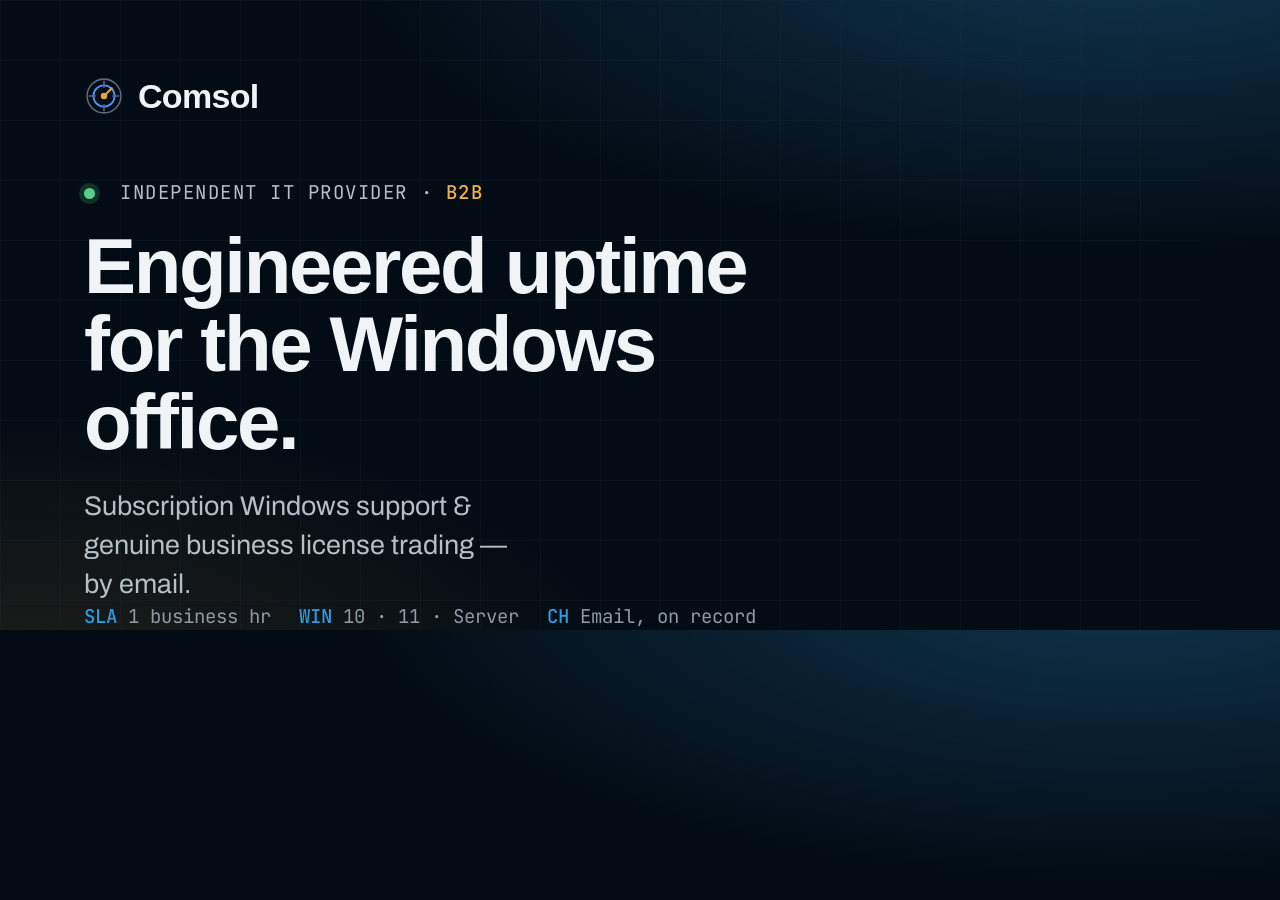
<file: og-template.html>
<!DOCTYPE html>
<html lang="en">
<head>
  <meta charset="UTF-8" />
  <link rel="preconnect" href="https://fonts.googleapis.com" />
  <link rel="preconnect" href="https://fonts.gstatic.com" crossorigin />
  <link rel="stylesheet" href="https://fonts.googleapis.com/css2?family=Archivo:wght@400;500;600;700&family=Archivo+Expanded:wght@700;800&family=JetBrains+Mono:wght@400;500&display=swap" />
  <style>
    * { margin: 0; box-sizing: border-box; }
    body { width: 1200px; height: 630px; overflow: hidden;
      font-family: "Archivo", system-ui, sans-serif;
      color: oklch(0.965 0.006 240);
      background:
        radial-gradient(110% 90% at 88% -10%, oklch(0.66 0.14 242 / 0.30), transparent 55%),
        radial-gradient(90% 80% at 0% 110%, oklch(0.80 0.135 76 / 0.12), transparent 55%),
        oklch(0.150 0.024 240);
      position: relative;
    }
    .grid { position: absolute; inset: 0; opacity: 0.5;
      background-image:
        linear-gradient(oklch(0.32 0.03 235 / 0.35) 1px, transparent 1px),
        linear-gradient(90deg, oklch(0.32 0.03 235 / 0.35) 1px, transparent 1px);
      background-size: 60px 60px; }
    .wrap { position: relative; padding: 76px 84px; height: 100%; display: flex; flex-direction: column; }
    .brand { display: flex; align-items: center; gap: 14px; }
    .brand__word { font-family: "Archivo Expanded", sans-serif; font-weight: 800; font-size: 34px; letter-spacing: -0.02em; }
    .kick { font-family: "JetBrains Mono", monospace; font-size: 19px; letter-spacing: 0.08em;
      text-transform: uppercase; color: oklch(0.80 0.014 240); margin-top: auto; }
    .kick b { color: oklch(0.80 0.135 76); font-weight: 500; }
    h1 { font-family: "Archivo Expanded", sans-serif; font-weight: 800; font-size: 78px;
      line-height: 1.0; letter-spacing: -0.03em; margin: 22px 0 26px; max-width: 17ch; }
    .sub { font-size: 27px; color: oklch(0.80 0.014 240); max-width: 30ch; line-height: 1.45; }
    .foot { margin-top: auto; display: flex; gap: 28px; font-family: "JetBrains Mono", monospace;
      font-size: 19px; color: oklch(0.68 0.018 240); }
    .foot span b { color: oklch(0.66 0.14 242); font-weight: 500; }
    .dot { width: 11px; height: 11px; border-radius: 50%; background: oklch(0.77 0.15 155);
      box-shadow: 0 0 0 5px oklch(0.77 0.15 155 / 0.18); display: inline-block; }
  </style>
</head>
<body>
  <div class="grid"></div>
  <div class="wrap">
    <div class="brand">
      <svg viewBox="0 0 32 32" width="40" height="40">
        <circle cx="16" cy="16" r="13.5" fill="none" stroke="#5a6a82" stroke-width="1.25"/>
        <circle cx="16" cy="16" r="8.5" fill="none" stroke="#4d8df0" stroke-width="1.5"/>
        <path d="M16 4.2 V9 M16 23 V27.8 M4.2 16 H9 M23 16 H27.8" stroke="#5a6a82" stroke-width="1.25" stroke-linecap="round"/>
        <circle cx="16" cy="16" r="2.6" fill="#e0a83c"/>
        <path d="M16 16 L22.2 9.8" stroke="#e0a83c" stroke-width="1.75" stroke-linecap="round"/>
      </svg>
      <span class="brand__word">Comsol</span>
    </div>
    <p class="kick" style="margin-top:64px"><span class="dot"></span>&nbsp; Independent IT provider · <b>B2B</b></p>
    <h1>Engineered uptime for the Windows office.</h1>
    <p class="sub">Subscription Windows support &amp; genuine business license trading — by email.</p>
    <div class="foot">
      <span><b>SLA</b> 1 business hr</span>
      <span><b>WIN</b> 10 · 11 · Server</span>
      <span><b>CH</b> Email, on record</span>
    </div>
  </div>
</body>
</html>
</file>
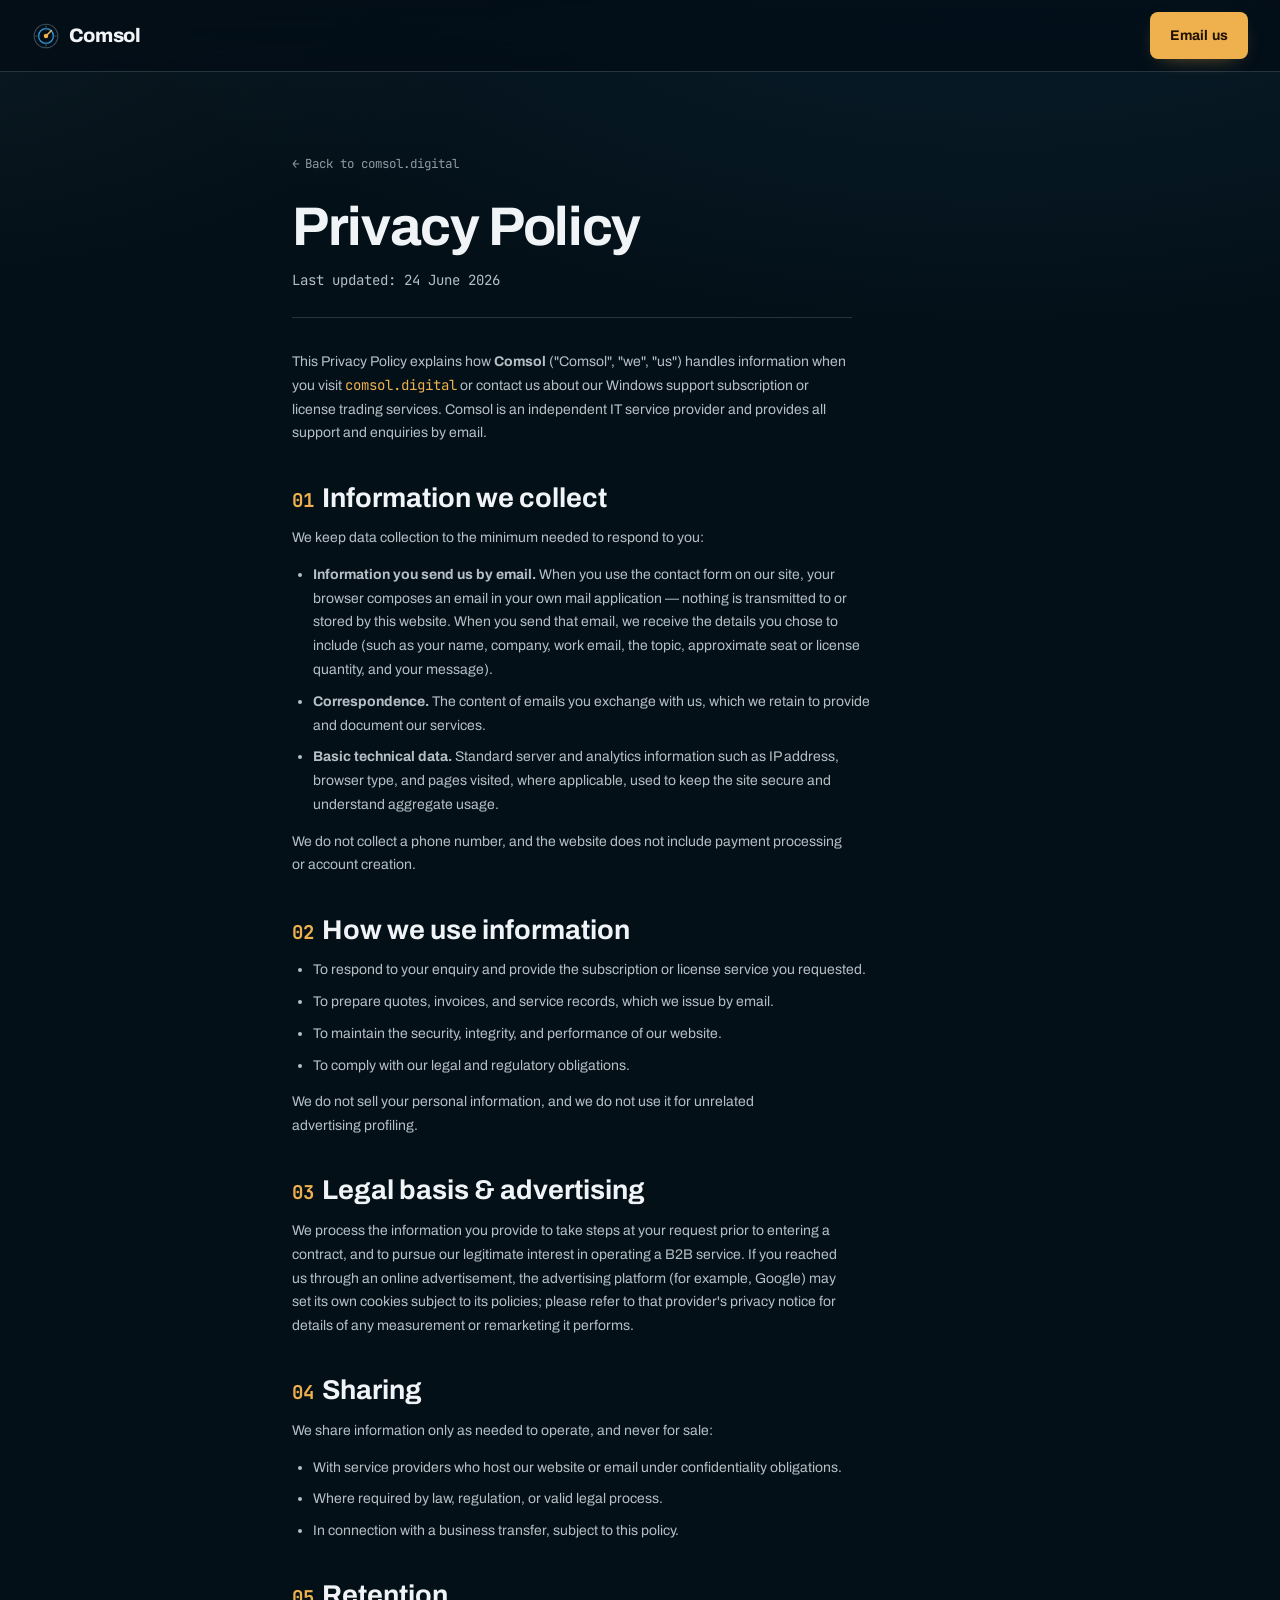
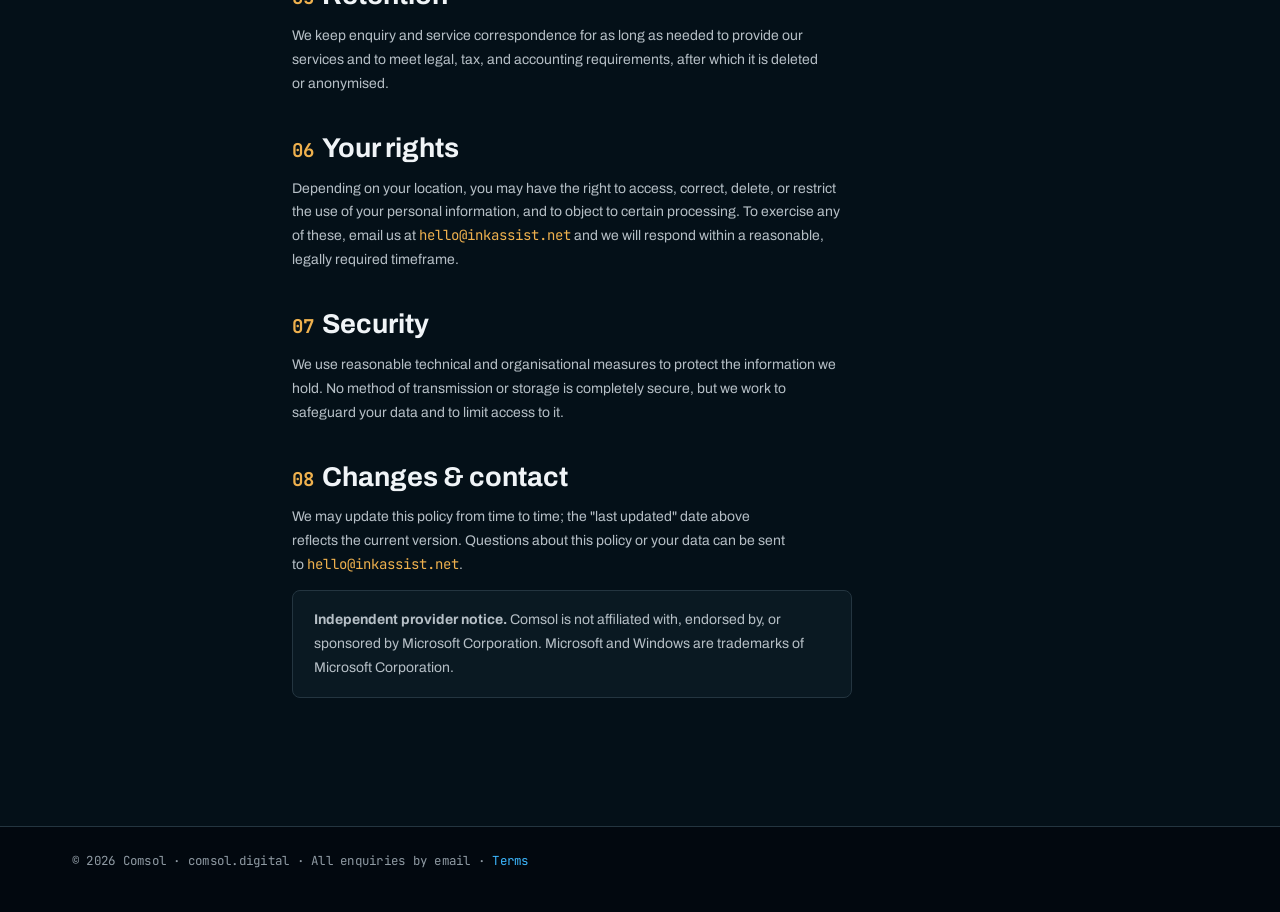
<file: privacy.html>
<!DOCTYPE html>
<html lang="en">
<head>
  <meta charset="UTF-8" />
  <meta name="viewport" content="width=device-width, initial-scale=1.0" />
  <meta name="theme-color" content="#0c1420" />
  <title>Privacy Policy — Comsol</title>
  <meta name="description" content="How Comsol collects, uses, and protects information from business enquiries. Comsol is an independent IT provider; all contact is by email." />
  <link rel="canonical" href="https://comsol.digital/privacy.html" />
  <meta name="robots" content="index, follow" />
  <link rel="icon" href="favicon.svg" type="image/svg+xml" />
  <link rel="preconnect" href="https://fonts.googleapis.com" />
  <link rel="preconnect" href="https://fonts.gstatic.com" crossorigin />
  <link rel="stylesheet" href="https://fonts.googleapis.com/css2?family=Archivo:wght@400;500;600;700&family=Archivo+Expanded:wght@600;700;800&family=JetBrains+Mono:wght@400;500;700&display=swap" />
  <link rel="stylesheet" href="styles.css" />
</head>
<body>
  <header class="nav">
    <div class="nav__inner">
      <a class="brand" href="index.html" aria-label="Comsol home">
        <svg class="brand__mark" viewBox="0 0 32 32" width="28" height="28" aria-hidden="true">
          <circle cx="16" cy="16" r="13.5" fill="none" stroke="var(--line-strong)" stroke-width="1.25"/>
          <circle cx="16" cy="16" r="8.5" fill="none" stroke="var(--primary)" stroke-width="1.5"/>
          <path d="M16 4.2 V9 M16 23 V27.8 M4.2 16 H9 M23 16 H27.8" stroke="var(--line-strong)" stroke-width="1.25" stroke-linecap="round"/>
          <circle cx="16" cy="16" r="2.6" fill="var(--accent)"/>
          <path d="M16 16 L22.2 9.8" stroke="var(--accent)" stroke-width="1.75" stroke-linecap="round"/>
        </svg>
        <span class="brand__word">Comsol</span>
      </a>
      <a class="btn btn--accent nav__cta" href="index.html#contact" style="margin-left:auto">Email us</a>
    </div>
  </header>

  <main>
    <article class="legal">
      <a class="legal__back" href="index.html"><span aria-hidden="true">←</span> Back to comsol.digital</a>
      <h1>Privacy Policy</h1>
      <p class="legal__meta">Last updated: 24 June 2026</p>

      <p>
        This Privacy Policy explains how <strong>Comsol</strong> ("Comsol", "we",
        "us") handles information when you visit <span class="mono">comsol.digital</span>
        or contact us about our Windows support subscription or license trading
        services. Comsol is an independent IT service provider and provides all
        support and enquiries by email.
      </p>

      <h2><span class="legal__no">01</span>Information we collect</h2>
      <p>We keep data collection to the minimum needed to respond to you:</p>
      <ul>
        <li><strong>Information you send us by email.</strong> When you use the contact form on our site, your browser composes an email in your own mail application — nothing is transmitted to or stored by this website. When you send that email, we receive the details you chose to include (such as your name, company, work email, the topic, approximate seat or license quantity, and your message).</li>
        <li><strong>Correspondence.</strong> The content of emails you exchange with us, which we retain to provide and document our services.</li>
        <li><strong>Basic technical data.</strong> Standard server and analytics information such as IP address, browser type, and pages visited, where applicable, used to keep the site secure and understand aggregate usage.</li>
      </ul>
      <p>We do not collect a phone number, and the website does not include payment processing or account creation.</p>

      <h2><span class="legal__no">02</span>How we use information</h2>
      <ul>
        <li>To respond to your enquiry and provide the subscription or license service you requested.</li>
        <li>To prepare quotes, invoices, and service records, which we issue by email.</li>
        <li>To maintain the security, integrity, and performance of our website.</li>
        <li>To comply with our legal and regulatory obligations.</li>
      </ul>
      <p>We do not sell your personal information, and we do not use it for unrelated advertising profiling.</p>

      <h2><span class="legal__no">03</span>Legal basis &amp; advertising</h2>
      <p>
        We process the information you provide to take steps at your request prior
        to entering a contract, and to pursue our legitimate interest in operating
        a B2B service. If you reached us through an online advertisement, the
        advertising platform (for example, Google) may set its own cookies subject
        to its policies; please refer to that provider's privacy notice for details
        of any measurement or remarketing it performs.
      </p>

      <h2><span class="legal__no">04</span>Sharing</h2>
      <p>We share information only as needed to operate, and never for sale:</p>
      <ul>
        <li>With service providers who host our website or email under confidentiality obligations.</li>
        <li>Where required by law, regulation, or valid legal process.</li>
        <li>In connection with a business transfer, subject to this policy.</li>
      </ul>

      <h2><span class="legal__no">05</span>Retention</h2>
      <p>
        We keep enquiry and service correspondence for as long as needed to provide
        our services and to meet legal, tax, and accounting requirements, after
        which it is deleted or anonymised.
      </p>

      <h2><span class="legal__no">06</span>Your rights</h2>
      <p>
        Depending on your location, you may have the right to access, correct,
        delete, or restrict the use of your personal information, and to object to
        certain processing. To exercise any of these, email us at
        <span class="mono">hello@inkassist.net</span> and we will respond within a
        reasonable, legally required timeframe.
      </p>

      <h2><span class="legal__no">07</span>Security</h2>
      <p>
        We use reasonable technical and organisational measures to protect the
        information we hold. No method of transmission or storage is completely
        secure, but we work to safeguard your data and to limit access to it.
      </p>

      <h2><span class="legal__no">08</span>Changes &amp; contact</h2>
      <p>
        We may update this policy from time to time; the "last updated" date above
        reflects the current version. Questions about this policy or your data can
        be sent to <span class="mono">hello@inkassist.net</span>.
      </p>

      <p class="legal__note">
        <strong>Independent provider notice.</strong> Comsol is not affiliated with,
        endorsed by, or sponsored by Microsoft Corporation. Microsoft and Windows
        are trademarks of Microsoft Corporation.
      </p>
    </article>
  </main>

  <footer class="footer">
    <div class="footer__legal" style="border-top:0">
      <p class="footer__copy mono">© 2026 Comsol · comsol.digital · All enquiries by email · <a href="terms.html">Terms</a></p>
    </div>
  </footer>
</body>
</html>
</file>
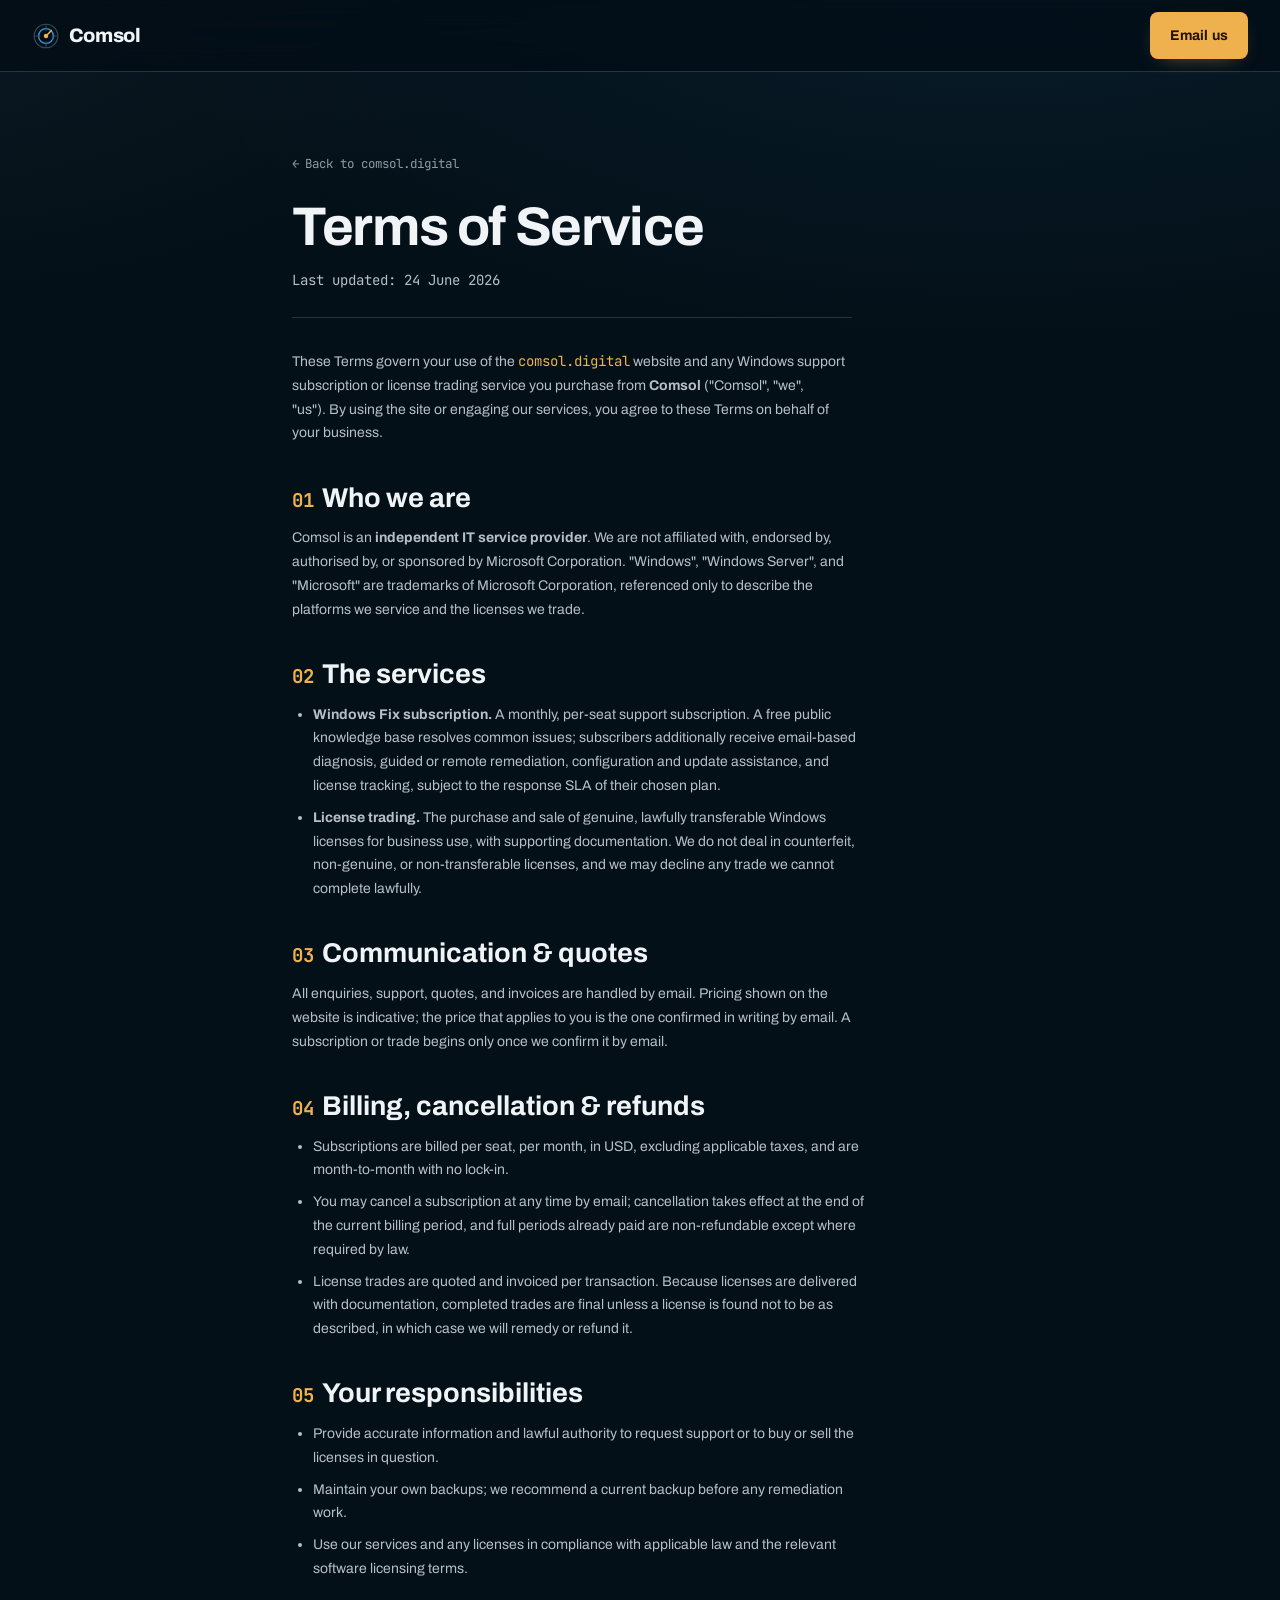
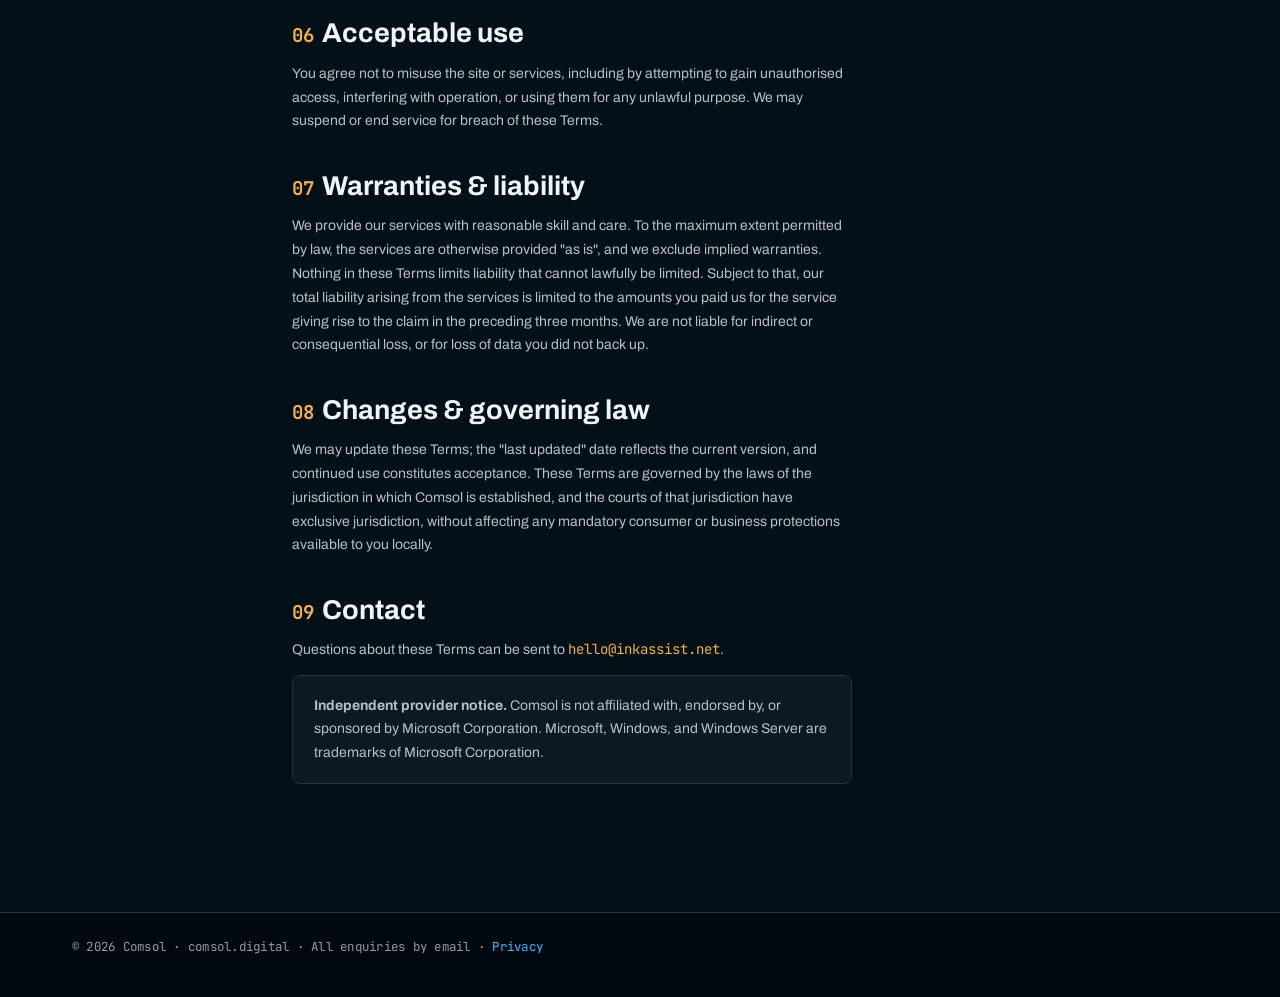
<file: terms.html>
<!DOCTYPE html>
<html lang="en">
<head>
  <meta charset="UTF-8" />
  <meta name="viewport" content="width=device-width, initial-scale=1.0" />
  <meta name="theme-color" content="#0c1420" />
  <title>Terms of Service — Comsol</title>
  <meta name="description" content="The terms governing Comsol's Windows support subscription and business license trading services. Independent IT provider; contact by email." />
  <link rel="canonical" href="https://comsol.digital/terms.html" />
  <meta name="robots" content="index, follow" />
  <link rel="icon" href="favicon.svg" type="image/svg+xml" />
  <link rel="preconnect" href="https://fonts.googleapis.com" />
  <link rel="preconnect" href="https://fonts.gstatic.com" crossorigin />
  <link rel="stylesheet" href="https://fonts.googleapis.com/css2?family=Archivo:wght@400;500;600;700&family=Archivo+Expanded:wght@600;700;800&family=JetBrains+Mono:wght@400;500;700&display=swap" />
  <link rel="stylesheet" href="styles.css" />
</head>
<body>
  <header class="nav">
    <div class="nav__inner">
      <a class="brand" href="index.html" aria-label="Comsol home">
        <svg class="brand__mark" viewBox="0 0 32 32" width="28" height="28" aria-hidden="true">
          <circle cx="16" cy="16" r="13.5" fill="none" stroke="var(--line-strong)" stroke-width="1.25"/>
          <circle cx="16" cy="16" r="8.5" fill="none" stroke="var(--primary)" stroke-width="1.5"/>
          <path d="M16 4.2 V9 M16 23 V27.8 M4.2 16 H9 M23 16 H27.8" stroke="var(--line-strong)" stroke-width="1.25" stroke-linecap="round"/>
          <circle cx="16" cy="16" r="2.6" fill="var(--accent)"/>
          <path d="M16 16 L22.2 9.8" stroke="var(--accent)" stroke-width="1.75" stroke-linecap="round"/>
        </svg>
        <span class="brand__word">Comsol</span>
      </a>
      <a class="btn btn--accent nav__cta" href="index.html#contact" style="margin-left:auto">Email us</a>
    </div>
  </header>

  <main>
    <article class="legal">
      <a class="legal__back" href="index.html"><span aria-hidden="true">←</span> Back to comsol.digital</a>
      <h1>Terms of Service</h1>
      <p class="legal__meta">Last updated: 24 June 2026</p>

      <p>
        These Terms govern your use of the <span class="mono">comsol.digital</span>
        website and any Windows support subscription or license trading service you
        purchase from <strong>Comsol</strong> ("Comsol", "we", "us"). By using the
        site or engaging our services, you agree to these Terms on behalf of your
        business.
      </p>

      <h2><span class="legal__no">01</span>Who we are</h2>
      <p>
        Comsol is an <strong>independent IT service provider</strong>. We are not
        affiliated with, endorsed by, authorised by, or sponsored by Microsoft
        Corporation. "Windows", "Windows Server", and "Microsoft" are trademarks of
        Microsoft Corporation, referenced only to describe the platforms we service
        and the licenses we trade.
      </p>

      <h2><span class="legal__no">02</span>The services</h2>
      <ul>
        <li><strong>Windows Fix subscription.</strong> A monthly, per-seat support subscription. A free public knowledge base resolves common issues; subscribers additionally receive email-based diagnosis, guided or remote remediation, configuration and update assistance, and license tracking, subject to the response SLA of their chosen plan.</li>
        <li><strong>License trading.</strong> The purchase and sale of genuine, lawfully transferable Windows licenses for business use, with supporting documentation. We do not deal in counterfeit, non-genuine, or non-transferable licenses, and we may decline any trade we cannot complete lawfully.</li>
      </ul>

      <h2><span class="legal__no">03</span>Communication &amp; quotes</h2>
      <p>
        All enquiries, support, quotes, and invoices are handled by email. Pricing
        shown on the website is indicative; the price that applies to you is the one
        confirmed in writing by email. A subscription or trade begins only once we
        confirm it by email.
      </p>

      <h2><span class="legal__no">04</span>Billing, cancellation &amp; refunds</h2>
      <ul>
        <li>Subscriptions are billed per seat, per month, in USD, excluding applicable taxes, and are month-to-month with no lock-in.</li>
        <li>You may cancel a subscription at any time by email; cancellation takes effect at the end of the current billing period, and full periods already paid are non-refundable except where required by law.</li>
        <li>License trades are quoted and invoiced per transaction. Because licenses are delivered with documentation, completed trades are final unless a license is found not to be as described, in which case we will remedy or refund it.</li>
      </ul>

      <h2><span class="legal__no">05</span>Your responsibilities</h2>
      <ul>
        <li>Provide accurate information and lawful authority to request support or to buy or sell the licenses in question.</li>
        <li>Maintain your own backups; we recommend a current backup before any remediation work.</li>
        <li>Use our services and any licenses in compliance with applicable law and the relevant software licensing terms.</li>
      </ul>

      <h2><span class="legal__no">06</span>Acceptable use</h2>
      <p>
        You agree not to misuse the site or services, including by attempting to
        gain unauthorised access, interfering with operation, or using them for any
        unlawful purpose. We may suspend or end service for breach of these Terms.
      </p>

      <h2><span class="legal__no">07</span>Warranties &amp; liability</h2>
      <p>
        We provide our services with reasonable skill and care. To the maximum
        extent permitted by law, the services are otherwise provided "as is", and we
        exclude implied warranties. Nothing in these Terms limits liability that
        cannot lawfully be limited. Subject to that, our total liability arising
        from the services is limited to the amounts you paid us for the service
        giving rise to the claim in the preceding three months. We are not liable
        for indirect or consequential loss, or for loss of data you did not back up.
      </p>

      <h2><span class="legal__no">08</span>Changes &amp; governing law</h2>
      <p>
        We may update these Terms; the "last updated" date reflects the current
        version, and continued use constitutes acceptance. These Terms are governed
        by the laws of the jurisdiction in which Comsol is established, and the
        courts of that jurisdiction have exclusive jurisdiction, without affecting
        any mandatory consumer or business protections available to you locally.
      </p>

      <h2><span class="legal__no">09</span>Contact</h2>
      <p>
        Questions about these Terms can be sent to
        <span class="mono">hello@inkassist.net</span>.
      </p>

      <p class="legal__note">
        <strong>Independent provider notice.</strong> Comsol is not affiliated with,
        endorsed by, or sponsored by Microsoft Corporation. Microsoft, Windows, and
        Windows Server are trademarks of Microsoft Corporation.
      </p>
    </article>
  </main>

  <footer class="footer">
    <div class="footer__legal" style="border-top:0">
      <p class="footer__copy mono">© 2026 Comsol · comsol.digital · All enquiries by email · <a href="privacy.html">Privacy</a></p>
    </div>
  </footer>
</body>
</html>
</file>
<file: styles.css>
/* ============================================================
   COMSOL — comsol.digital
   Precision-instrument trust. Deep marine console + brass.
   ============================================================ */

/* ---------- Tokens ---------- */
:root {
  /* Surfaces (blue-tinted neutrals, toward brand hue) */
  --bg:           oklch(0.165 0.026 240);
  --bg-deep:      oklch(0.130 0.022 240);
  --surface:      oklch(0.205 0.028 238);
  --surface-2:    oklch(0.245 0.030 236);
  --line:         oklch(0.320 0.030 235);
  --line-strong:  oklch(0.420 0.035 235);

  /* Ink */
  --ink:          oklch(0.965 0.006 240);
  --ink-muted:    oklch(0.800 0.014 240);
  --ink-dim:      oklch(0.680 0.018 240);

  /* Brand */
  --primary:        oklch(0.660 0.140 242);
  --primary-bright: oklch(0.745 0.150 240);
  --primary-ink:    oklch(0.985 0.004 240);
  --accent:         oklch(0.800 0.135 76);
  --accent-deep:    oklch(0.700 0.130 70);
  --ok:             oklch(0.770 0.150 155);

  /* Tints for fills */
  --primary-soft: oklch(0.660 0.140 242 / 0.12);
  --accent-soft:  oklch(0.800 0.135 76 / 0.14);

  /* Type */
  --font-display: "Archivo Expanded", "Archivo", "Segoe UI", system-ui, sans-serif;
  --font-sans:    "Archivo", "Segoe UI", system-ui, -apple-system, sans-serif;
  --font-mono:    "JetBrains Mono", ui-monospace, "Cascadia Code", "Consolas", monospace;

  /* Fluid type scale (~1.25) */
  --t-xs:   0.78rem;
  --t-sm:   0.875rem;
  --t-base: clamp(1rem, 0.97rem + 0.15vw, 1.0625rem);
  --t-md:   clamp(1.13rem, 1.05rem + 0.35vw, 1.3rem);
  --t-lg:   clamp(1.35rem, 1.2rem + 0.7vw, 1.7rem);
  --t-xl:   clamp(1.7rem, 1.4rem + 1.4vw, 2.4rem);
  --t-2xl:  clamp(2.1rem, 1.6rem + 2.4vw, 3.4rem);
  --t-3xl:  clamp(2.7rem, 1.9rem + 3.8vw, 5.1rem);

  /* Spacing */
  --sp-1: 0.25rem;  --sp-2: 0.5rem;  --sp-3: 0.75rem; --sp-4: 1rem;
  --sp-6: 1.5rem;   --sp-8: 2rem;    --sp-12: 3rem;   --sp-16: 4rem;
  --sp-24: 6rem;    --sp-32: 8rem;

  --section-y: clamp(4rem, 2.5rem + 7vw, 8rem);
  --container: 1200px;
  --container-wide: 1320px;

  --radius:    8px;
  --radius-sm: 6px;
  --radius-lg: 14px;

  /* Z-index scale (semantic) */
  --z-base: 1;
  --z-raised: 10;
  --z-dropdown: 100;
  --z-sticky: 200;
  --z-modal-backdrop: 300;
  --z-modal: 400;
  --z-toast: 500;

  /* Motion */
  --ease-out-quart: cubic-bezier(0.165, 0.84, 0.44, 1);
  --ease-out-expo:  cubic-bezier(0.16, 1, 0.3, 1);

  --shadow-panel: 0 1px 0 oklch(1 0 0 / 0.03) inset,
                  0 18px 40px -24px oklch(0 0 0 / 0.7);
  --glow-accent:  0 0 0 1px oklch(0.800 0.135 76 / 0.35),
                  0 8px 30px -10px oklch(0.800 0.135 76 / 0.4);
}

/* ---------- Reset ---------- */
*, *::before, *::after { box-sizing: border-box; }
* { margin: 0; }
html { -webkit-text-size-adjust: 100%; scroll-behavior: smooth; }
@media (prefers-reduced-motion: reduce) { html { scroll-behavior: auto; } }

body {
  font-family: var(--font-sans);
  font-size: var(--t-base);
  line-height: 1.65;
  color: var(--ink-muted);
  background: var(--bg);
  -webkit-font-smoothing: antialiased;
  text-rendering: optimizeLegibility;
  overflow-x: hidden;
  /* subtle instrument-field vignette */
  background-image:
    radial-gradient(120% 80% at 78% -10%, oklch(0.660 0.140 242 / 0.10), transparent 60%),
    radial-gradient(90% 60% at -10% 0%, oklch(0.245 0.030 236 / 0.5), transparent 55%);
  background-attachment: fixed;
}

img, svg, canvas { display: block; max-width: 100%; }
a { color: var(--primary-bright); text-decoration: none; }
a:hover { color: var(--accent); }
button { font: inherit; color: inherit; cursor: pointer; }
input, select, textarea { font: inherit; }
::selection { background: var(--accent-soft); color: var(--ink); }

h1, h2, h3 { color: var(--ink); line-height: 1.1; text-wrap: balance; font-weight: 700; }
p { text-wrap: pretty; }

.mono { font-family: var(--font-mono); font-feature-settings: "tnum" 1; }

:focus-visible {
  outline: 2px solid var(--accent);
  outline-offset: 3px;
  border-radius: 3px;
}

.skip-link {
  position: fixed; top: -100px; left: 16px; z-index: var(--z-toast);
  background: var(--accent); color: oklch(0.18 0.03 70);
  padding: 0.6rem 1rem; border-radius: var(--radius-sm); font-weight: 700;
  transition: top 0.2s var(--ease-out-quart);
}
.skip-link:focus { top: 16px; color: oklch(0.18 0.03 70); }

/* ---------- Buttons ---------- */
.btn {
  --b-bg: transparent;
  display: inline-flex; align-items: center; justify-content: center; gap: 0.5em;
  padding: 0.7rem 1.2rem;
  border-radius: var(--radius);
  font-weight: 600; font-size: var(--t-sm);
  letter-spacing: 0.01em;
  border: 1px solid transparent;
  background: var(--b-bg);
  transition: transform 0.25s var(--ease-out-quart),
              background 0.25s var(--ease-out-quart),
              box-shadow 0.25s var(--ease-out-quart),
              border-color 0.25s var(--ease-out-quart);
  white-space: nowrap;
}
.btn--lg { padding: 0.95rem 1.6rem; font-size: var(--t-base); }
.btn:active { transform: translateY(1px); }

.btn--accent {
  --b-bg: var(--accent);
  color: oklch(0.20 0.04 70);
  font-weight: 700;
  box-shadow: 0 6px 22px -12px oklch(0.800 0.135 76 / 0.7);
}
.btn--accent:hover {
  --b-bg: var(--primary-bright);
  color: var(--primary-ink);
  box-shadow: var(--glow-accent);
  transform: translateY(-1px);
}

.btn--ghost {
  border-color: var(--line-strong);
  color: var(--ink);
  background: oklch(1 0 0 / 0.015);
}
.btn--ghost:hover {
  border-color: var(--primary);
  color: var(--ink);
  background: var(--primary-soft);
  transform: translateY(-1px);
}

/* ---------- Nav ---------- */
.nav {
  position: sticky; top: 0; z-index: var(--z-sticky);
  background: oklch(0.150 0.024 240 / 0.72);
  -webkit-backdrop-filter: blur(14px) saturate(1.3);
  backdrop-filter: blur(14px) saturate(1.3);
  border-bottom: 1px solid var(--line);
  transition: box-shadow 0.3s var(--ease-out-quart), background 0.3s;
}
.nav[data-scrolled] {
  background: oklch(0.140 0.024 240 / 0.92);
  box-shadow: 0 10px 30px -20px oklch(0 0 0 / 0.9);
}
.nav__inner {
  max-width: var(--container-wide); margin-inline: auto;
  padding: 0.75rem clamp(1rem, 3vw, 2rem);
  display: flex; align-items: center; gap: 1.5rem;
}
.brand { display: inline-flex; align-items: center; gap: 0.55rem; color: var(--ink); }
.brand:hover { color: var(--ink); }
.brand__mark { flex: none; }
.brand__word {
  font-family: var(--font-display); font-weight: 800;
  font-size: 1.22rem; letter-spacing: -0.02em;
}
.nav__links {
  display: flex; gap: clamp(0.6rem, 1.5vw, 1.6rem); margin-left: auto;
  font-size: var(--t-sm);
}
.nav__links a {
  color: var(--ink-muted); font-weight: 500; padding: 0.3rem 0.1rem;
  position: relative;
}
.nav__links a::after {
  content: ""; position: absolute; left: 0; right: 100%; bottom: -2px;
  height: 1.5px; background: var(--accent);
  transition: right 0.3s var(--ease-out-quart);
}
.nav__links a:hover { color: var(--ink); }
.nav__links a:hover::after { right: 0; }
.nav__cta { margin-left: 0.25rem; }

.nav__toggle {
  display: none; flex-direction: column; gap: 5px;
  background: none; border: 0; padding: 8px; margin-left: auto;
}
.nav__toggle span { width: 22px; height: 2px; background: var(--ink); border-radius: 2px;
  transition: transform 0.3s var(--ease-out-quart), opacity 0.2s; }
.nav__toggle[aria-expanded="true"] span:nth-child(1) { transform: translateY(7px) rotate(45deg); }
.nav__toggle[aria-expanded="true"] span:nth-child(2) { opacity: 0; }
.nav__toggle[aria-expanded="true"] span:nth-child(3) { transform: translateY(-7px) rotate(-45deg); }

.nav__mobile {
  display: none; flex-direction: column; gap: 0.25rem;
  padding: 0.5rem clamp(1rem, 3vw, 2rem) 1.25rem;
  border-top: 1px solid var(--line);
}
.nav__mobile a {
  color: var(--ink-muted); padding: 0.7rem 0.25rem; font-weight: 500;
  border-bottom: 1px solid var(--line);
}
.nav__mobile a:last-child { border: 0; margin-top: 0.5rem; }
.nav__mobile .btn { color: oklch(0.20 0.04 70); }

/* ---------- Layout primitives ---------- */
.section {
  max-width: var(--container); margin-inline: auto;
  padding: var(--section-y) clamp(1rem, 4vw, 2rem);
}
.section--inset {
  max-width: none;
  background: linear-gradient(180deg, var(--bg-deep), oklch(0.150 0.024 240));
  border-block: 1px solid var(--line);
}
.section--inset > * { max-width: var(--container); margin-inline: auto; }
.section--inset > .section__head { padding-inline: 0; }
.section--inset { padding-inline: 0; }
.section--inset .section__head,
.section--inset .steps,
.section--inset .lic,
.section--inset .why { padding-inline: clamp(1rem, 4vw, 2rem); }

.section__head { max-width: 60ch; margin-bottom: clamp(2rem, 4vw, 3.5rem); }
.section__title {
  font-family: var(--font-display); font-weight: 700;
  font-size: var(--t-2xl); letter-spacing: -0.025em;
  margin-top: 0.6rem;
}
.section__intro { font-size: var(--t-md); color: var(--ink-muted); margin-top: 1rem; max-width: 56ch; }

.kicker {
  display: inline-flex; align-items: center; gap: 0.5rem;
  font-family: var(--font-mono); font-size: var(--t-xs); font-weight: 500;
  letter-spacing: 0.06em; color: var(--ink-muted); text-transform: uppercase;
  padding: 0.4rem 0.75rem; border: 1px solid var(--line);
  border-radius: 100px; background: oklch(1 0 0 / 0.02);
}
.kicker__dot { width: 7px; height: 7px; border-radius: 50%; background: var(--ok);
  box-shadow: 0 0 0 3px oklch(0.770 0.150 155 / 0.18); }

.link-arrow {
  display: inline-flex; align-items: center; gap: 0.4rem;
  font-weight: 600; color: var(--primary-bright); font-size: var(--t-sm);
}
.link-arrow span { transition: transform 0.25s var(--ease-out-quart); }
.link-arrow:hover { color: var(--accent); }
.link-arrow:hover span { transform: translateX(4px); }

.ticklist { list-style: none; padding: 0; display: grid; gap: 0.55rem; margin: 1.1rem 0; }
.ticklist li { position: relative; padding-left: 1.6rem; color: var(--ink-muted); font-size: var(--t-sm); }
.ticklist li::before {
  content: ""; position: absolute; left: 0; top: 0.5em;
  width: 9px; height: 9px; border-radius: 2px;
  background: var(--primary); transform: rotate(45deg);
  box-shadow: 0 0 0 3px var(--primary-soft);
}

/* ---------- Hero ---------- */
.hero {
  max-width: var(--container-wide); margin-inline: auto;
  padding: clamp(3rem, 5vw, 5.5rem) clamp(1rem, 4vw, 2rem) clamp(3rem, 5vw, 5rem);
}
.hero__grid {
  display: grid; grid-template-columns: 1.05fr 0.95fr;
  gap: clamp(2rem, 5vw, 4.5rem); align-items: center;
}
.hero__title {
  font-family: var(--font-display); font-weight: 800;
  font-size: var(--t-3xl); letter-spacing: -0.03em; line-height: 1.02;
  margin: 1.1rem 0 0;
}
.hero__lede {
  font-size: var(--t-md); color: var(--ink-muted);
  margin: 1.4rem 0 0; max-width: 48ch; line-height: 1.6;
}
.hero__cta { display: flex; flex-wrap: wrap; gap: 0.8rem; margin: 1.9rem 0 0; }

.readout {
  display: grid; grid-template-columns: repeat(3, auto); gap: 0;
  margin: 2.4rem 0 0; border: 1px solid var(--line); border-radius: var(--radius);
  overflow: hidden; width: fit-content; max-width: 100%;
  background: oklch(0.150 0.024 240 / 0.5);
}
.readout__cell { padding: 0.85rem 1.2rem; border-right: 1px solid var(--line); }
.readout__cell:last-child { border-right: 0; }
.readout dt {
  font-family: var(--font-mono); font-size: 0.66rem; letter-spacing: 0.1em;
  text-transform: uppercase; color: var(--ink-dim);
}
.readout dd { margin: 0.25rem 0 0; color: var(--ink); font-weight: 600; font-size: var(--t-sm); }
.readout__val { font-family: var(--font-mono); color: var(--accent); font-size: 1.15rem; }

/* Instrument */
.hero__instrument { display: flex; flex-direction: column; gap: 0.9rem; }
.instrument {
  position: relative; width: 100%; aspect-ratio: 13 / 10;
  max-width: 540px; margin-inline: auto;
}
.instrument__bezel {
  position: relative; width: 100%; height: 100%;
  border-radius: var(--radius-lg);
  border: 1px solid var(--line-strong);
  background:
    radial-gradient(120% 100% at 50% 0%, oklch(0.230 0.040 240), oklch(0.140 0.024 240));
  box-shadow: var(--shadow-panel),
              0 0 0 6px oklch(0.150 0.024 240 / 0.6);
  overflow: hidden;
}
.instrument__bezel::before {
  /* corner ticks */
  content: ""; position: absolute; inset: 12px; border: 1px solid var(--line);
  border-radius: 8px; pointer-events: none;
  -webkit-mask:
    linear-gradient(#000 0 0) top left / 18px 1px no-repeat,
    linear-gradient(#000 0 0) top left / 1px 18px no-repeat,
    linear-gradient(#000 0 0) top right / 18px 1px no-repeat,
    linear-gradient(#000 0 0) top right / 1px 18px no-repeat,
    linear-gradient(#000 0 0) bottom left / 18px 1px no-repeat,
    linear-gradient(#000 0 0) bottom left / 1px 18px no-repeat,
    linear-gradient(#000 0 0) bottom right / 18px 1px no-repeat,
    linear-gradient(#000 0 0) bottom right / 1px 18px no-repeat;
}
.instrument__canvas { position: absolute; inset: 0; width: 100%; height: 100%; }
.instrument__overlay { position: absolute; inset: 22px; pointer-events: none; }
.instrument__label {
  position: absolute; font-family: var(--font-mono); font-size: 0.62rem;
  letter-spacing: 0.08em; color: var(--ink-dim);
}
.instrument__label--tl { top: 0; left: 0; }
.instrument__label--tr { top: 0; right: 0; color: var(--ok); }
.instrument__label--bl { bottom: 0; left: 0; }
.instrument__label--br { bottom: 0; right: 0; color: var(--accent); }
.instrument__caption { font-size: var(--t-xs); color: var(--ink-dim); text-align: center; max-width: 42ch; margin-inline: auto; }

/* ---------- Trust strip ---------- */
.strip { border-block: 1px solid var(--line); background: var(--bg-deep); }
.strip__list {
  max-width: var(--container-wide); margin-inline: auto; list-style: none; padding: 1rem clamp(1rem, 4vw, 2rem);
  display: flex; flex-wrap: wrap; gap: 0.6rem 2.4rem; align-items: center;
  font-size: var(--t-sm); color: var(--ink-dim);
}
.strip__list li { position: relative; padding-left: 1.1rem; }
.strip__list li::before { content: ""; position: absolute; left: 0; top: 0.6em; width: 5px; height: 5px; border-radius: 50%; background: var(--accent); }
.strip__list strong { color: var(--ink); font-weight: 600; }

/* ---------- Services ---------- */
.services { display: grid; grid-template-columns: 1fr 1fr; gap: clamp(1rem, 2.5vw, 1.6rem); }
.panel {
  position: relative; padding: clamp(1.5rem, 3vw, 2.4rem);
  border: 1px solid var(--line); border-radius: var(--radius-lg);
  background: var(--surface); box-shadow: var(--shadow-panel);
  transition: border-color 0.3s var(--ease-out-quart), transform 0.3s var(--ease-out-quart);
}
.panel:hover { border-color: var(--line-strong); transform: translateY(-3px); }
.panel--primary {
  background:
    linear-gradient(180deg, oklch(0.230 0.040 240 / 0.6), var(--surface));
  border-color: oklch(0.450 0.090 242);
}
.panel__tag { font-family: var(--font-mono); font-size: var(--t-xs); letter-spacing: 0.08em; text-transform: uppercase; color: var(--accent); }
.panel__title { font-family: var(--font-display); font-size: var(--t-xl); letter-spacing: -0.025em; margin: 0.7rem 0 0.9rem; }
.panel__body { color: var(--ink-muted); font-size: var(--t-sm); line-height: 1.65; }
.panel .link-arrow { margin-top: 0.6rem; }

/* ---------- Steps ---------- */
.steps {
  list-style: none; padding: 0; display: grid; gap: clamp(1rem, 2.5vw, 1.6rem);
  grid-template-columns: repeat(3, 1fr); counter-reset: step;
}
.step {
  padding: 1.6rem; border: 1px solid var(--line); border-radius: var(--radius-lg);
  background: oklch(0.150 0.024 240 / 0.5);
}
.step__num {
  display: inline-flex; align-items: center; justify-content: center;
  width: 2.4rem; height: 2.4rem; border-radius: 10px;
  font-family: var(--font-mono); font-weight: 700; font-size: 1.1rem;
  color: var(--accent); background: var(--accent-soft);
  border: 1px solid oklch(0.800 0.135 76 / 0.35);
}
.step__title { font-size: var(--t-md); margin: 0.9rem 0 0.5rem; }
.step p { color: var(--ink-muted); font-size: var(--t-sm); }

/* ---------- Knowledge base / FAQ accordion ---------- */
.kb { display: grid; gap: 0.7rem; max-width: 880px; }
.kb--faq { max-width: 820px; }
.kb__item {
  border: 1px solid var(--line); border-radius: var(--radius);
  background: var(--surface); overflow: clip;
  transition: border-color 0.3s var(--ease-out-quart);
}
.kb__item[data-open] { border-color: var(--primary); }
.kb__head {
  width: 100%; display: flex; align-items: center; gap: 1rem;
  padding: 1.05rem 1.2rem; background: none; border: 0; text-align: left;
  color: var(--ink);
}
.kb__code {
  flex: none; font-size: 0.66rem; color: var(--accent);
  background: var(--accent-soft); border: 1px solid oklch(0.800 0.135 76 / 0.3);
  padding: 0.25rem 0.5rem; border-radius: 5px; letter-spacing: 0.03em;
}
.kb__q { flex: 1; font-weight: 600; font-size: var(--t-base); }
.kb__chev { flex: none; width: 12px; height: 12px; position: relative; }
.kb__chev::before, .kb__chev::after {
  content: ""; position: absolute; top: 50%; left: 50%; width: 11px; height: 2px;
  background: var(--ink-dim); border-radius: 2px;
  transition: transform 0.3s var(--ease-out-quart);
}
.kb__chev::before { transform: translate(-50%, -50%); }
.kb__chev::after  { transform: translate(-50%, -50%) rotate(90deg); }
.kb__item[data-open] .kb__chev::after { transform: translate(-50%, -50%) rotate(0); }
.kb__item[data-open] .kb__chev::before { background: var(--accent); }
.kb__item[data-open] .kb__chev::after { background: var(--accent); }

.kb__body { display: grid; grid-template-rows: 0fr; transition: grid-template-rows 0.35s var(--ease-out-quart); }
.kb__item[data-open] .kb__body { grid-template-rows: 1fr; }
.kb__inner { overflow: hidden; }
.kb__body .kb__inner > * { padding-inline: 1.2rem; }
.kb__body .kb__inner > :first-child { padding-top: 0.2rem; }
.kb__body .kb__inner > :last-child { padding-bottom: 1.2rem; }
.kb__inner p, .kb__inner li { color: var(--ink-muted); font-size: var(--t-sm); line-height: 1.6; }
.kb__inner ol { margin: 0.6rem 0; padding-left: 1.4rem; display: grid; gap: 0.5rem; }
.kb__inner code, .kb__inner .mono {
  font-family: var(--font-mono); font-size: 0.85em; color: var(--ink);
  background: var(--bg-deep); border: 1px solid var(--line);
  padding: 0.08em 0.4em; border-radius: 4px; word-break: break-word;
}
.kb__note {
  margin-top: 0.9rem !important; padding: 0.75rem 1rem !important;
  border-left: 0; border: 1px solid var(--line);
  border-radius: var(--radius-sm); background: var(--bg-deep);
  font-size: var(--t-xs) !important; color: var(--ink-dim) !important;
  margin-inline: 1.2rem !important; width: auto;
}
.kb__more { margin-top: 1.6rem; color: var(--ink-muted); font-size: var(--t-sm); display: flex; gap: 0.5rem; flex-wrap: wrap; align-items: center; }

/* ---------- Licenses ---------- */
.lic { display: grid; grid-template-columns: 0.9fr 1.1fr; gap: clamp(2rem, 4vw, 4rem); align-items: start; }
.lic__copy { position: sticky; top: 6rem; }
.lic__cards { display: grid; gap: 1.2rem; }
.licecard {
  padding: clamp(1.4rem, 2.5vw, 2rem); border: 1px solid var(--line);
  border-radius: var(--radius-lg); background: var(--surface);
  box-shadow: var(--shadow-panel);
}
.licecard h3 { font-size: var(--t-lg); font-family: var(--font-display); letter-spacing: -0.02em; }
.licecard > p { color: var(--ink-muted); font-size: var(--t-sm); margin-top: 0.35rem; }
.licecard__cta {
  margin-top: 1rem; padding-top: 1rem; border-top: 1px solid var(--line);
  color: var(--accent); font-size: var(--t-sm); font-weight: 500;
}

/* ---------- Pricing ---------- */
.tiers { display: grid; grid-template-columns: repeat(3, 1fr); gap: clamp(1rem, 2vw, 1.4rem); align-items: stretch; }
.tier {
  position: relative; display: flex; flex-direction: column;
  padding: clamp(1.5rem, 2.5vw, 2.1rem);
  border: 1px solid var(--line); border-radius: var(--radius-lg);
  background: var(--surface); box-shadow: var(--shadow-panel);
  transition: transform 0.3s var(--ease-out-quart), border-color 0.3s;
}
.tier:hover { transform: translateY(-4px); border-color: var(--line-strong); }
.tier--featured {
  border-color: var(--accent);
  background: linear-gradient(180deg, oklch(0.235 0.038 240), var(--surface));
  box-shadow: var(--shadow-panel), var(--glow-accent);
}
.tier__badge {
  position: absolute; top: -0.7rem; left: 1.5rem;
  font-size: 0.62rem; letter-spacing: 0.1em; text-transform: uppercase;
  color: oklch(0.20 0.04 70); background: var(--accent);
  padding: 0.28rem 0.65rem; border-radius: 100px; font-weight: 700;
}
.tier__name { font-family: var(--font-display); font-size: var(--t-lg); letter-spacing: -0.02em; }
.tier__price { margin: 0.7rem 0 0.2rem; display: flex; align-items: baseline; gap: 0.4rem; }
.tier__amt { font-size: 2.1rem; font-weight: 700; color: var(--ink); }
.tier--featured .tier__amt { color: var(--accent); }
.tier__unit { font-size: var(--t-sm); color: var(--ink-dim); }
.tier__for { color: var(--ink-muted); font-size: var(--t-sm); margin: 0.4rem 0 0; min-height: 2.6em; }
.tier .ticklist { flex: 1; }
.tier__cta { margin-top: 1rem; width: 100%; }
.tiers__foot { margin-top: 1.4rem; font-size: var(--t-xs); color: var(--ink-dim); text-align: center; }

/* ---------- Why ---------- */
.why { display: grid; grid-template-columns: repeat(2, 1fr); gap: clamp(1rem, 3vw, 2.5rem) clamp(2rem, 5vw, 4rem); }
.why__item { padding-top: 1.4rem; border-top: 1px solid var(--line); }
.why__item h3 { font-size: var(--t-md); margin-bottom: 0.5rem; }
.why__item p { color: var(--ink-muted); font-size: var(--t-sm); max-width: 44ch; }

/* ---------- Contact ---------- */
.section--contact {
  background:
    radial-gradient(90% 120% at 80% 0%, oklch(0.230 0.045 240 / 0.7), transparent 60%),
    var(--bg-deep);
  border-top: 1px solid var(--line);
  max-width: none; padding-inline: 0;
}
.contact {
  max-width: var(--container); margin-inline: auto; padding-inline: clamp(1rem, 4vw, 2rem);
  display: grid; grid-template-columns: 0.85fr 1.15fr; gap: clamp(2rem, 5vw, 4rem); align-items: start;
}
.contact__copy { position: sticky; top: 6rem; }
.contact__addrs { list-style: none; padding: 0; margin: 1.5rem 0 0; display: grid; gap: 0.55rem; }
.contact__addrs li { font-size: var(--t-sm); color: var(--ink-muted); }
.contact__addrs .mono { color: var(--accent); }
.contact__note { margin-top: 1.2rem; font-size: var(--t-xs); color: var(--ink-dim); }

.form {
  display: grid; grid-template-columns: 1fr 1fr; gap: 1.1rem;
  padding: clamp(1.4rem, 3vw, 2.2rem);
  border: 1px solid var(--line); border-radius: var(--radius-lg);
  background: var(--surface); box-shadow: var(--shadow-panel);
}
.field { display: flex; flex-direction: column; gap: 0.4rem; }
.field--full { grid-column: 1 / -1; }
.field label { font-size: var(--t-xs); font-weight: 600; color: var(--ink); letter-spacing: 0.01em; }
.field__opt { color: var(--ink-dim); font-weight: 400; }
.field input, .field select, .field textarea {
  background: var(--bg-deep); border: 1px solid var(--line);
  border-radius: var(--radius-sm); padding: 0.7rem 0.85rem;
  color: var(--ink); font-size: var(--t-sm);
  transition: border-color 0.2s, box-shadow 0.2s;
}
.field textarea { resize: vertical; min-height: 96px; }
.field input::placeholder, .field textarea::placeholder { color: var(--ink-dim); }
.field input:focus, .field select:focus, .field textarea:focus {
  outline: none; border-color: var(--primary);
  box-shadow: 0 0 0 3px var(--primary-soft);
}
.field select { appearance: none; cursor: pointer;
  background-image: linear-gradient(45deg, transparent 50%, var(--ink-dim) 50%),
                    linear-gradient(135deg, var(--ink-dim) 50%, transparent 50%);
  background-position: calc(100% - 19px) 1.15em, calc(100% - 14px) 1.15em;
  background-size: 5px 5px, 5px 5px; background-repeat: no-repeat; padding-right: 2.2rem; }
.field input:user-invalid, .field select:user-invalid, .field textarea:user-invalid {
  border-color: oklch(0.62 0.16 25);
}
.form__foot { display: flex; flex-wrap: wrap; align-items: center; gap: 0.8rem 1.2rem; margin-top: 0.2rem; }
.form__hint { font-size: var(--t-xs); color: var(--ink-dim); flex: 1; min-width: 200px; }
.form__hint[data-state="error"] { color: oklch(0.74 0.15 28); }
.form__hint[data-state="ok"] { color: var(--ok); }

/* ---------- Footer ---------- */
.footer { background: var(--bg-deep); border-top: 1px solid var(--line); }
.footer__inner {
  max-width: var(--container); margin-inline: auto; padding: clamp(2.5rem, 5vw, 4rem) clamp(1rem, 4vw, 2rem) 2rem;
  display: grid; grid-template-columns: 1.6fr 1fr 1fr; gap: clamp(1.5rem, 4vw, 3rem);
}
.footer__brand .brand { margin-bottom: 0.9rem; }
.footer__tag { color: var(--ink-muted); font-size: var(--t-sm); max-width: 38ch; }
.footer__email { margin-top: 0.9rem; }
.footer__email a { color: var(--accent); }
.footer__col h2 { font-size: var(--t-xs); text-transform: uppercase; letter-spacing: 0.1em; color: var(--ink-dim); font-family: var(--font-mono); font-weight: 500; margin-bottom: 0.9rem; }
.footer__col { display: flex; flex-direction: column; gap: 0.6rem; }
.footer__col a { color: var(--ink-muted); font-size: var(--t-sm); width: fit-content; }
.footer__col a:hover { color: var(--accent); }
.footer__legal {
  max-width: var(--container); margin-inline: auto;
  padding: 1.5rem clamp(1rem, 4vw, 2rem) 2.5rem;
  border-top: 1px solid var(--line);
  display: flex; flex-direction: column; gap: 1rem;
}
.footer__disclaimer { font-size: var(--t-xs); color: var(--ink-dim); max-width: 90ch; line-height: 1.6; }
.footer__disclaimer strong { color: var(--ink-muted); }
.footer__copy { font-size: var(--t-xs); color: var(--ink-dim); letter-spacing: 0.02em; }

/* ---------- Reveal animation ----------
   Content is visible by DEFAULT. Only when JS is active (html.js) do we
   hide-then-reveal, so crawlers / no-JS / headless never ship blank. */
html.js [data-reveal] {
  opacity: 0; transform: translateY(18px);
  transition: opacity 0.7s var(--ease-out-expo), transform 0.7s var(--ease-out-expo);
  will-change: opacity, transform;
}
html.js [data-reveal].is-in { opacity: 1; transform: none; }

/* ---------- Responsive ---------- */
@media (max-width: 940px) {
  .hero__grid { grid-template-columns: 1fr; }
  .hero__instrument { order: -1; max-width: 460px; margin-inline: auto; }
  .lic { grid-template-columns: 1fr; }
  .lic__copy, .contact__copy { position: static; }
  .contact { grid-template-columns: 1fr; }
  .tiers { grid-template-columns: 1fr; max-width: 460px; margin-inline: auto; }
  .tier--featured { order: -1; }
}

@media (max-width: 760px) {
  .nav__links, .nav__cta { display: none; }
  .nav__toggle { display: flex; }
  .nav__mobile[data-open] { display: flex; }
  .services { grid-template-columns: 1fr; }
  .steps { grid-template-columns: 1fr; }
  .why { grid-template-columns: 1fr; }
  .footer__inner { grid-template-columns: 1fr; }
  .form { grid-template-columns: 1fr; }
  .readout { grid-template-columns: 1fr 1fr; }
  .readout__cell:nth-child(3) { grid-column: 1 / -1; border-right: 0; border-top: 1px solid var(--line); }
  .readout__cell:nth-child(2) { border-right: 0; }
}

@media (max-width: 420px) {
  .readout { grid-template-columns: 1fr; }
  .readout__cell { border-right: 0; border-bottom: 1px solid var(--line); }
  .readout__cell:last-child { border-bottom: 0; }
  .kb__head { flex-wrap: wrap; }
}

/* ---------- Legal pages ---------- */
.legal { max-width: 760px; margin-inline: auto; padding: clamp(2.5rem, 6vw, 5rem) clamp(1rem, 4vw, 2rem) var(--section-y); }
.legal__back { font-family: var(--font-mono); font-size: var(--t-xs); color: var(--ink-dim); display: inline-flex; gap: 0.4rem; align-items: center; }
.legal__back:hover { color: var(--accent); }
.legal h1 { font-family: var(--font-display); font-size: var(--t-2xl); letter-spacing: -0.025em; margin: 1.2rem 0 0.4rem; }
.legal__meta { font-family: var(--font-mono); font-size: var(--t-xs); color: var(--ink-dim); margin-bottom: 2rem; padding-bottom: 1.5rem; border-bottom: 1px solid var(--line); }
.legal h2 { font-size: var(--t-lg); margin: 2.4rem 0 0.7rem; }
.legal h2 .legal__no { font-family: var(--font-mono); color: var(--accent); font-size: 0.7em; margin-right: 0.5rem; }
.legal p, .legal li { color: var(--ink-muted); font-size: var(--t-sm); line-height: 1.7; max-width: 70ch; }
.legal p { margin-top: 0.8rem; }
.legal ul { margin: 0.8rem 0; padding-left: 1.3rem; display: grid; gap: 0.5rem; }
.legal .mono { color: var(--accent); }
.legal__note {
  margin-top: 2.5rem; padding: 1.1rem 1.3rem; border: 1px solid var(--line);
  border-radius: var(--radius); background: var(--surface);
  font-size: var(--t-xs); color: var(--ink-dim);
}
.legal__note strong { color: var(--ink-muted); }

/* ---------- Reduced motion ---------- */
@media (prefers-reduced-motion: reduce) {
  *, *::before, *::after {
    animation-duration: 0.01ms !important;
    animation-iteration-count: 1 !important;
    transition-duration: 0.01ms !important;
  }
  [data-reveal] { opacity: 1; transform: none; }
  .kb__body { transition: none; }
}
</file>
